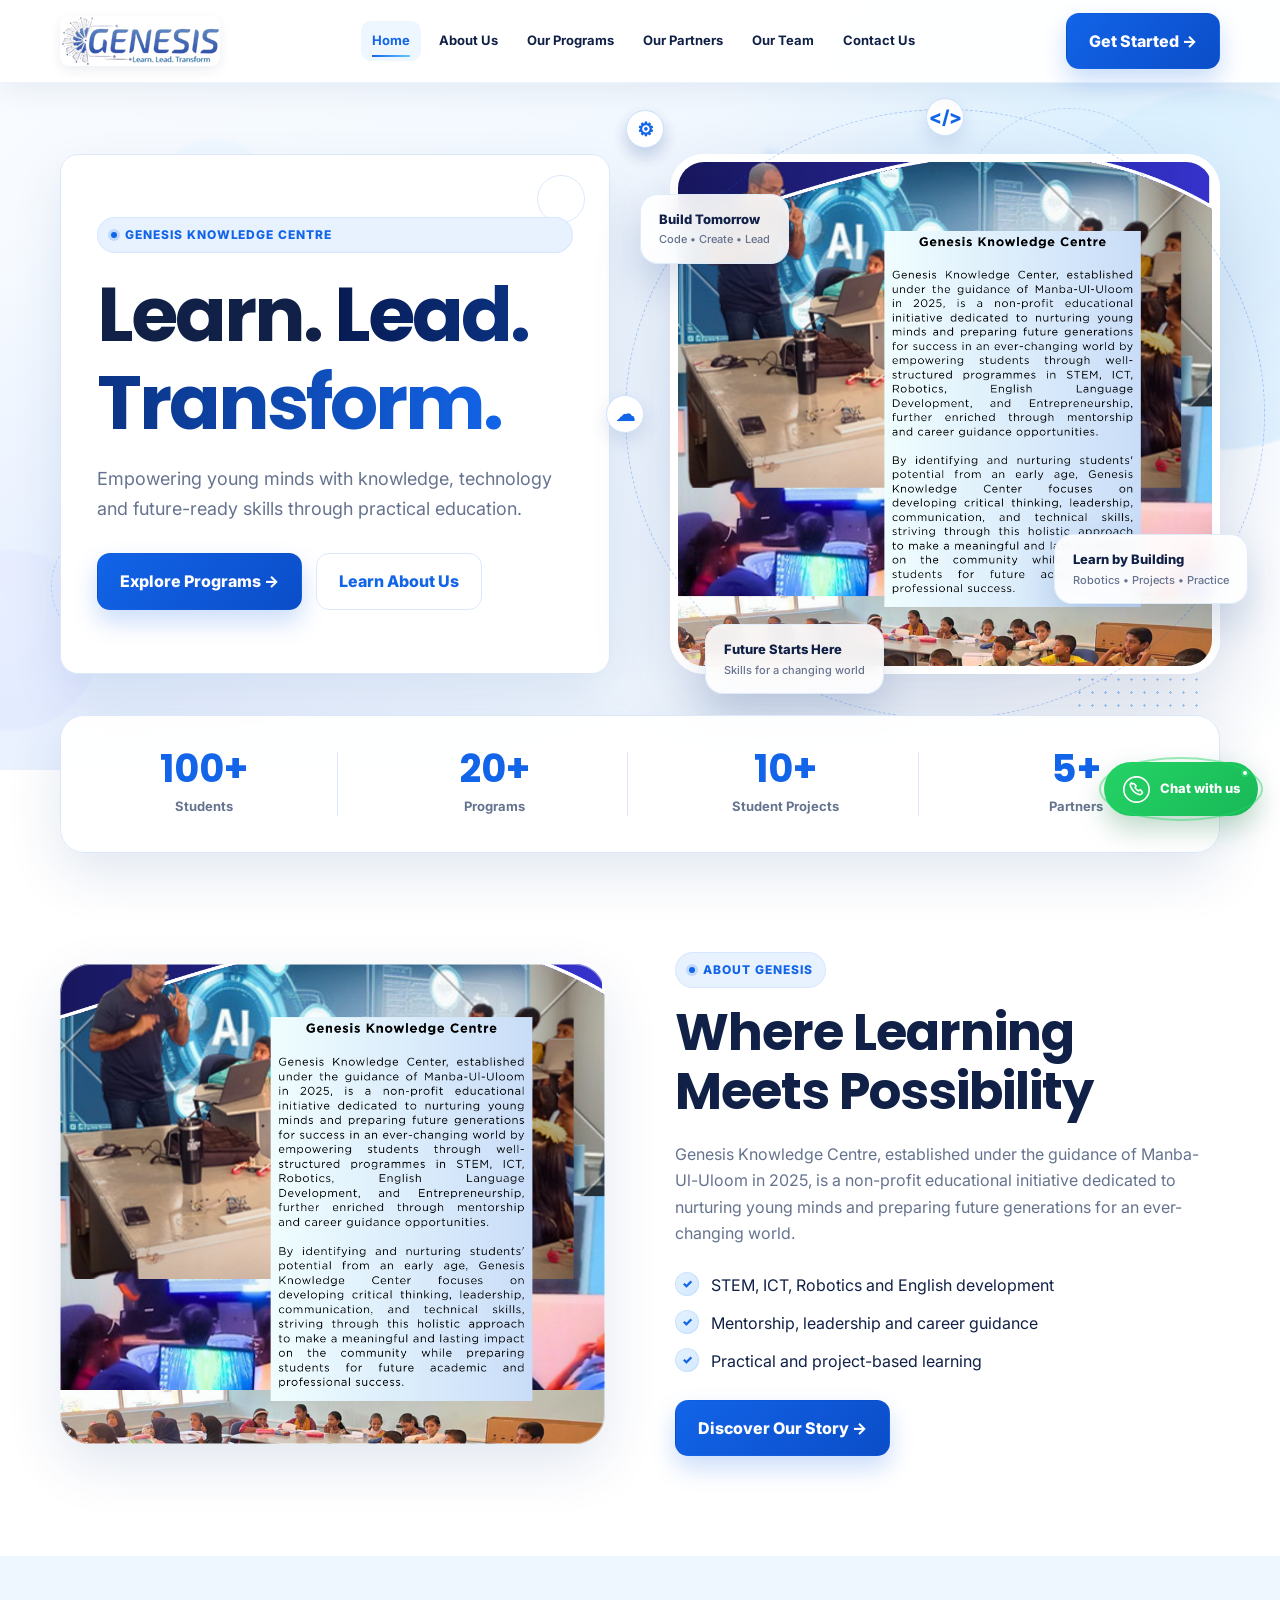
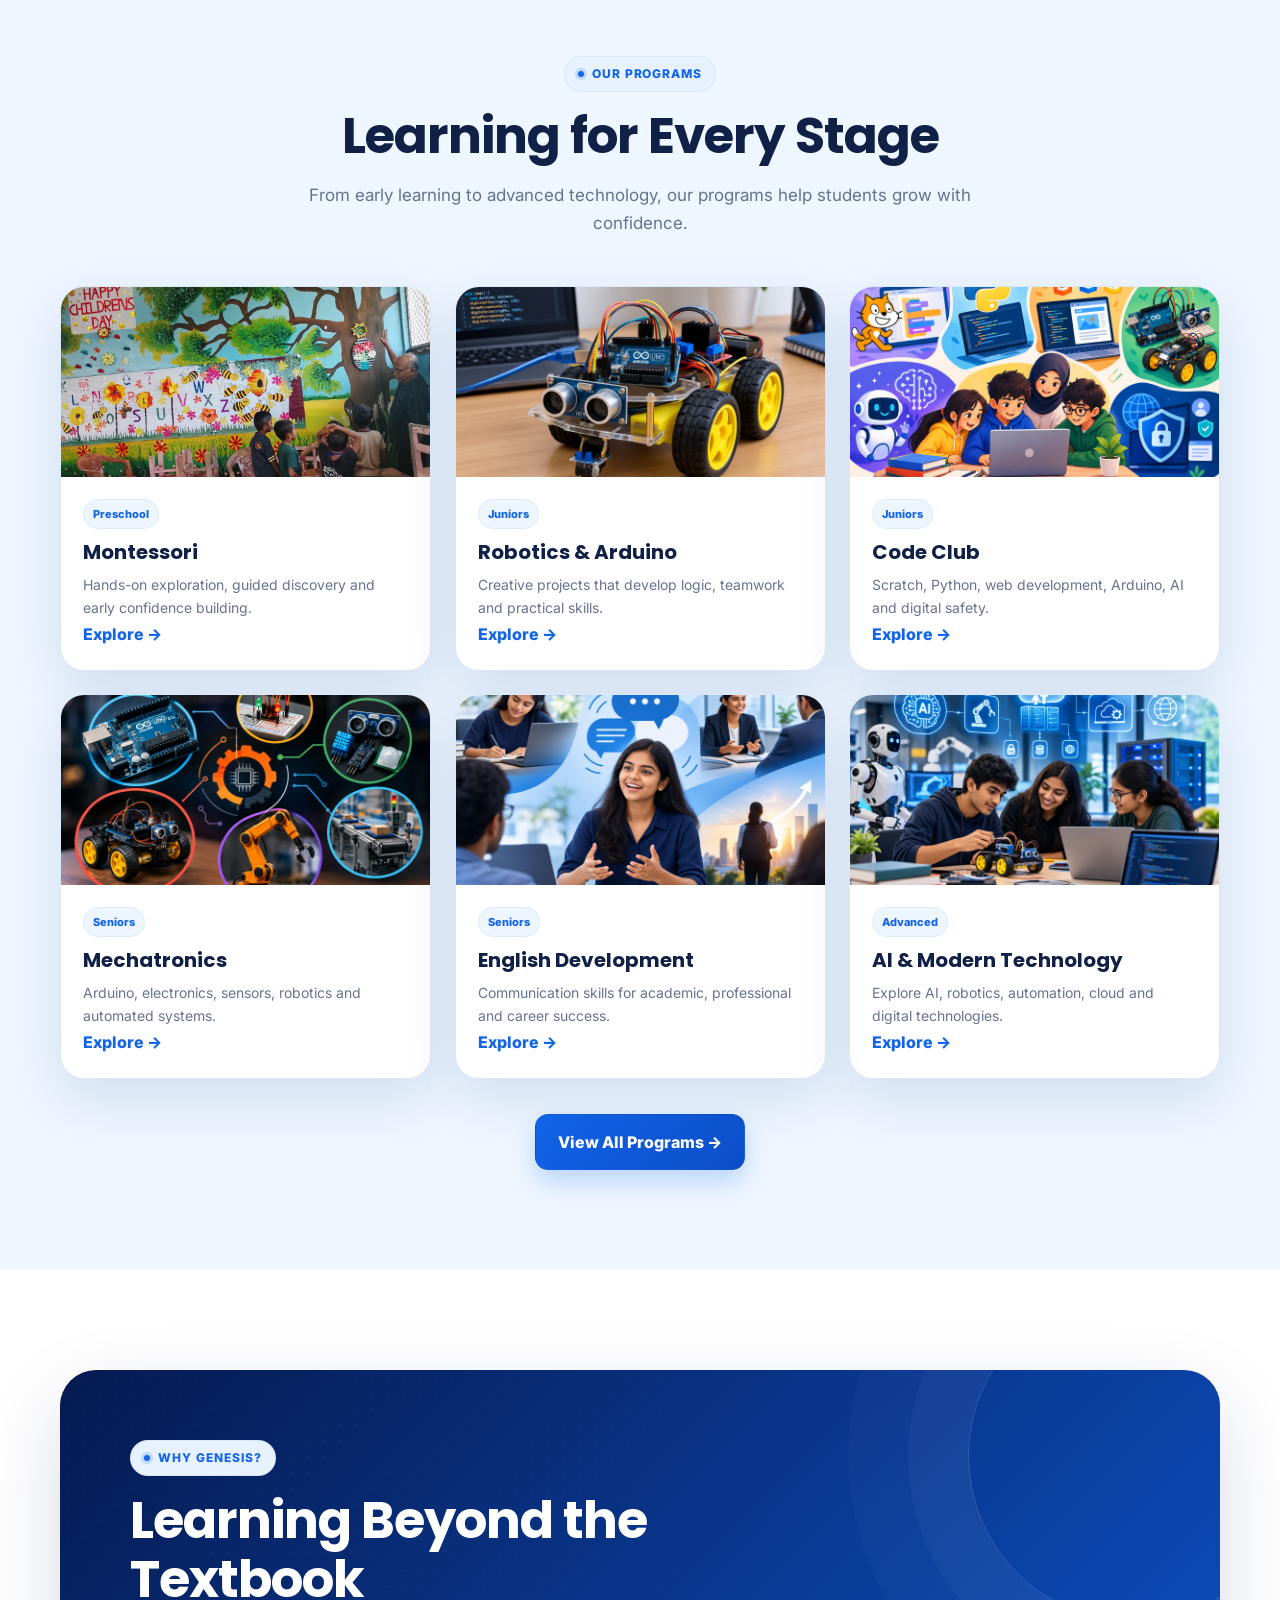
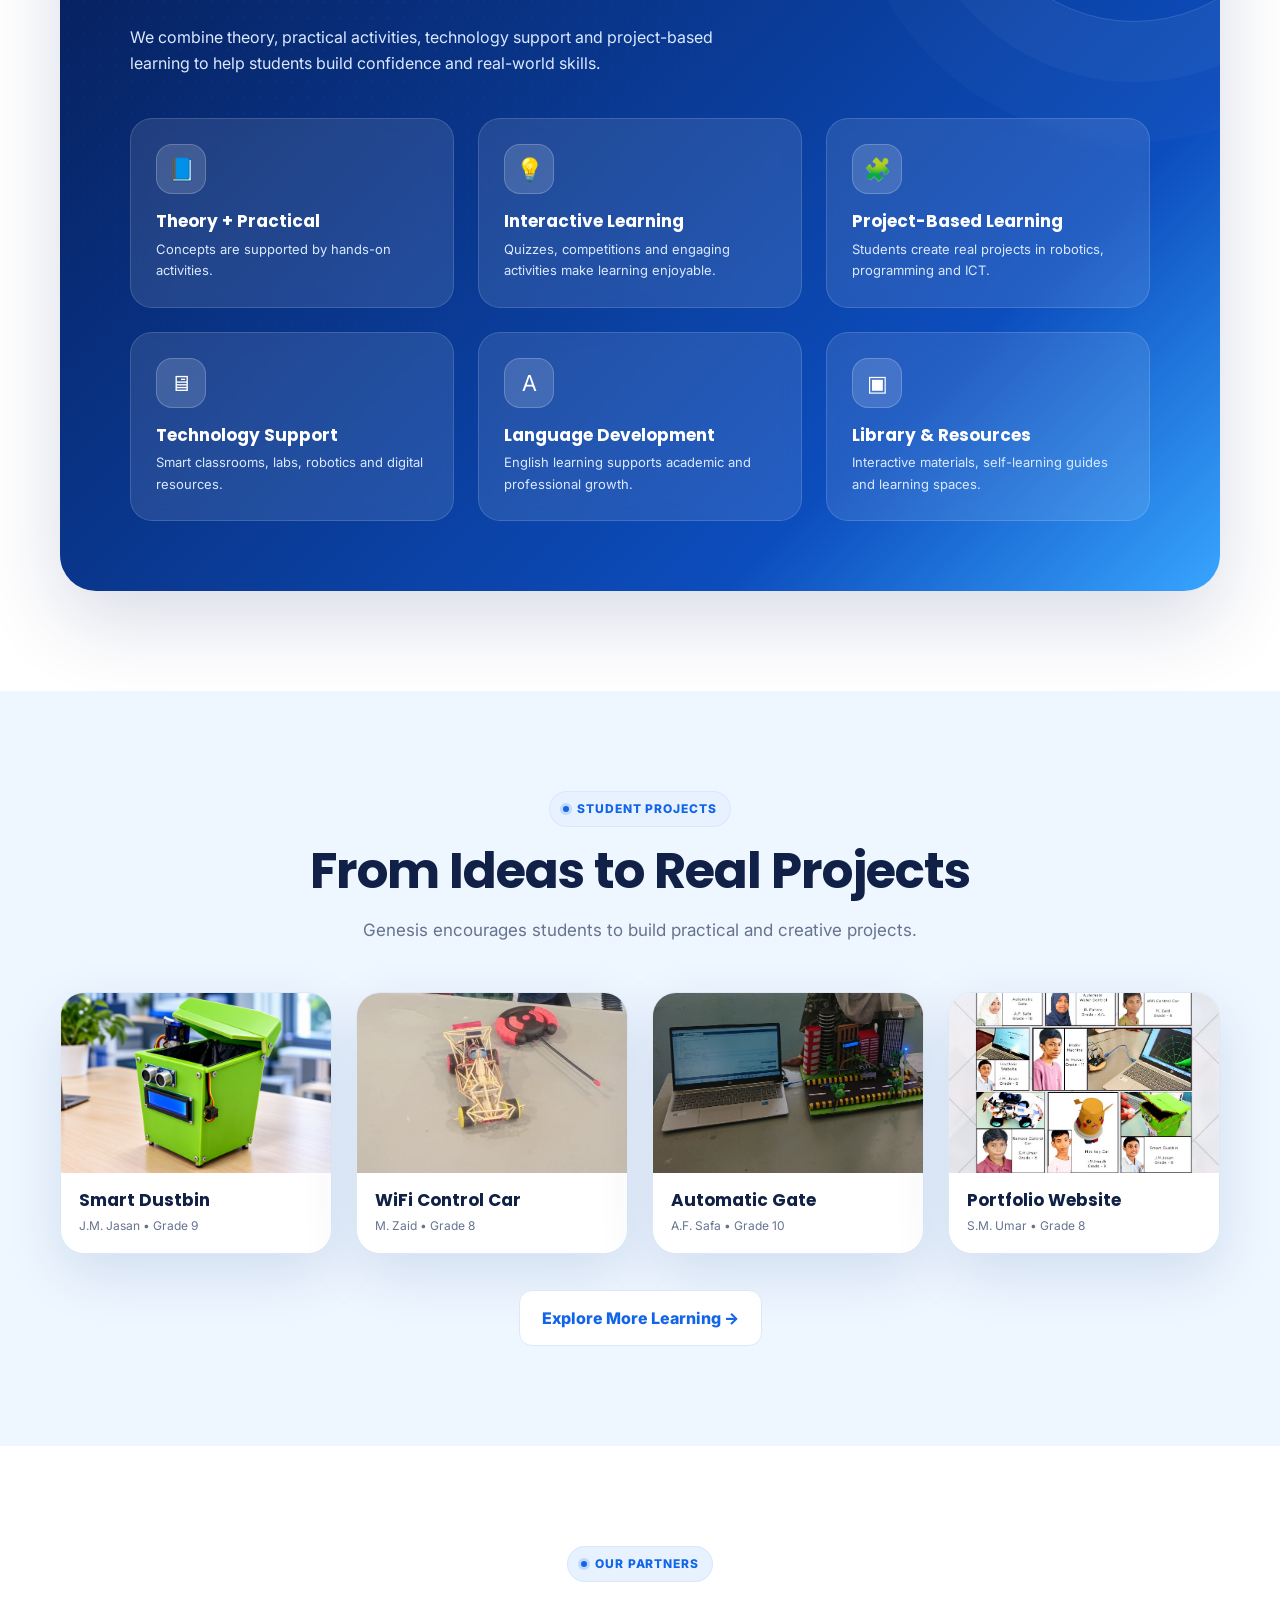
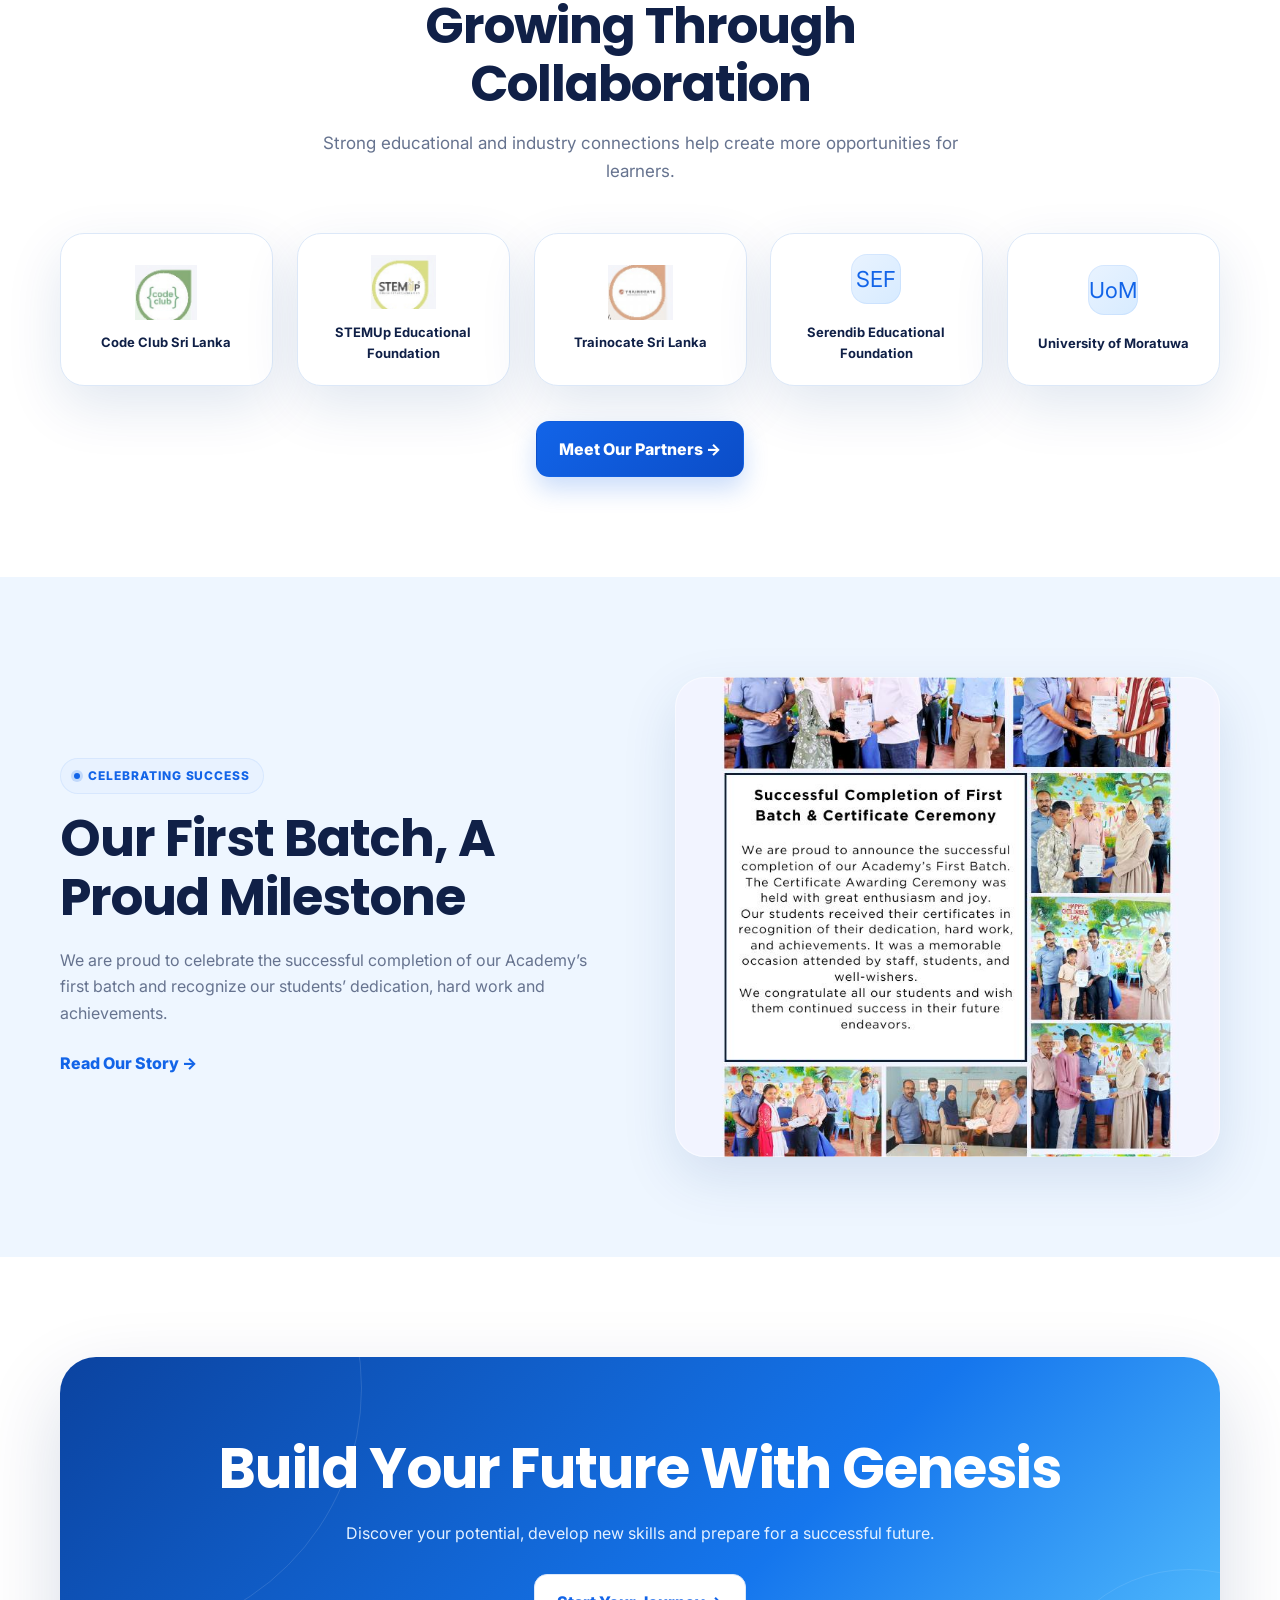
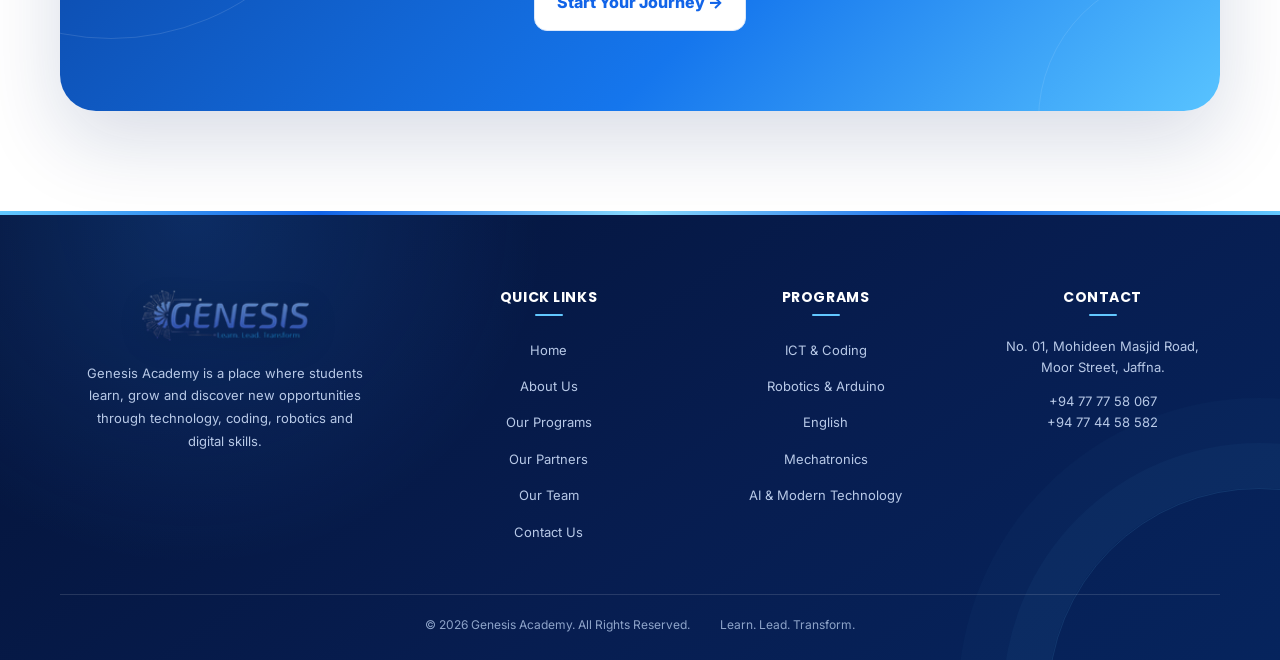
<file: index.html>
<!doctype html><html lang="en"><head><meta charset="utf-8"><meta name="viewport" content="width=device-width,initial-scale=1"><title>Genesis Academy | Learn. Lead. Transform.</title><link rel="stylesheet" href="styles.css?v=20260910"></head><body><div class="scroll-progress"></div><div class="nav-overlay"></div>
<div class="loader"><div class="loader-box"><img class="loader-logo" src="assets/images/genesis-logo.png" alt="Genesis Academy"><div class="loader-ring"></div></div></div>
<nav class="navbar"><div class="container nav-inner"><a class="brand" href="index.html"><img src="assets/images/genesis-logo.png" alt="Genesis Academy logo"></a><div class="nav-links"><a class="active" href="index.html">Home</a><a href="about.html">About Us</a><a href="programs.html">Our Programs</a><a href="partners.html">Our Partners</a><a href="team.html">Our Team</a><a href="contact.html">Contact Us</a></div><a class="btn btn-primary" href="contact.html">Get Started →</a><button class="menu-btn" aria-label="Open menu"><span></span><span></span><span></span></button></div></nav>
<section class="hero"><span class="blob b1"></span><span class="blob b2"></span><span class="blob b3"></span><span class="ring-deco r1"></span><span class="ring-deco r2"></span><span class="spark s1"></span><span class="spark s2"></span><span class="spark s3"></span><span class="dots"></span><div class="container hero-grid"><div class="reveal"><span class="eyebrow">Genesis Knowledge Centre</span><h1>Learn. <span class="gradient-text">Lead. Transform.</span></h1><p>Empowering young minds with knowledge, technology and future-ready skills through practical education.</p>
    <div class="hero-actions"><a class="btn btn-primary" href="programs.html">Explore Programs →</a><a class="btn btn-light" href="about.html">Learn About Us</a></div></div><div class="hero-visual reveal right"><img class="hero-main-img" src="assets/images/page2hi.png" alt="Genesis Academy learning environment"><div class="float-card fc1">Build Tomorrow<span>Code • Create • Lead</span></div><div class="float-card fc2">Learn by Building<span>Robotics • Projects • Practice</span></div><div class="float-card fc3">Future Starts Here<span>Skills for a changing world</span></div></div></div></section>
<section class="features"><div class="container"><div class="stats-card card reveal"><div class="grid feature-grid"><div class="stat"><strong data-target="100" data-suffix="+">0+</strong><span>Students</span></div><div class="stat"><strong data-target="20" data-suffix="+">0+</strong><span>Programs</span></div><div class="stat"><strong data-target="10" data-suffix="+">0+</strong><span>Student Projects</span></div><div class="stat"><strong data-target="5" data-suffix="+">0+</strong><span>Partners</span></div></div></div></div></section>
<section class="section"><div class="container split"><div class="split-img reveal left"><img src="assets/images/page2hi.png" alt="Students learning at Genesis"></div><div class="split-copy reveal right"><span class="eyebrow">About Genesis</span><h2>Where Learning Meets Possibility</h2><p>Genesis Knowledge Centre, established under the guidance of Manba-Ul-Uloom in 2025, is a non-profit educational initiative dedicated to nurturing young minds and preparing future generations for an ever-changing world.</p><div class="checks"><div class="check"><i>✓</i><span>STEM, ICT, Robotics and English development</span></div><div class="check"><i>✓</i><span>Mentorship, leadership and career guidance</span></div><div class="check"><i>✓</i><span>Practical and project-based learning</span></div></div><a class="btn btn-primary" href="about.html">Discover Our Story →</a></div></div></section>
<section class="section alt"><div class="container"><div class="section-head reveal"><span class="eyebrow">Our Programs</span><h2>Learning for Every Stage</h2><p>From early learning to advanced technology, our programs help students grow with confidence.</p></div><div class="grid program-grid"><article class="card program-card reveal"><div class="program-img"><img src="images/montessori.jpeg" alt="Genesis academic programs"></div><div class="program-body"><span class="tag">Preschool</span><h3>Montessori</h3><p>Hands-on exploration, guided discovery and early confidence building.</p><a class="text-link" href="programs.html">Explore →</a></div></article><article class="card program-card reveal delay-1"><div class="program-img"><img src="images/robotic_and_arduino.png" alt="Robotics learning"></div><div class="program-body"><span class="tag">Juniors</span><h3>Robotics & Arduino</h3><p>Creative projects that develop logic, teamwork and practical skills.</p><a class="text-link" href="programs.html">Explore →</a></div></article><article class="card program-card reveal delay-2"><div class="program-img"><img src="images/code club.png" alt="Code Club learning"></div><div class="program-body"><span class="tag">Juniors</span><h3>Code Club</h3><p>Scratch, Python, web development, Arduino, AI and digital safety.</p><a class="text-link" href="programs.html">Explore →</a></div></article><article class="card program-card reveal"><div class="program-img"><img src="images/mechatronics.png" alt="Mechatronics learning"></div><div class="program-body"><span class="tag">Seniors</span><h3>Mechatronics</h3><p>Arduino, electronics, sensors, robotics and automated systems.</p><a class="text-link" href="programs.html">Explore →</a></div></article><article class="card program-card reveal delay-1"><div class="program-img"><img src="images/english development.png" alt="English and coding learning"></div><div class="program-body"><span class="tag">Seniors</span><h3>English Development</h3><p>Communication skills for academic, professional and career success.</p><a class="text-link" href="programs.html">Explore →</a></div></article><article class="card program-card reveal delay-2"><div class="program-img"><img src="images/ai_and_modern_tech.png" alt="Modern technology courses"></div><div class="program-body"><span class="tag">Advanced</span><h3>AI & Modern Technology</h3><p>Explore AI, robotics, automation, cloud and digital technologies.</p><a class="text-link" href="programs.html">Explore →</a></div></article></div><div style="text-align:center;margin-top:35px" class="reveal"><a class="btn btn-primary" href="programs.html">View All Programs →</a></div></div></section>
<section class="section"><div class="container"><div class="why-wrap"><div class="why-head reveal"><span class="eyebrow">Why Genesis?</span><h2>Learning Beyond the Textbook</h2><p>We combine theory, practical activities, technology support and project-based learning to help students build confidence and real-world skills.</p></div><div class="grid why-grid"><article class="why-card reveal"><div class="icon">📘</div><h3>Theory + Practical</h3><p>Concepts are supported by hands-on activities.</p></article><article class="why-card reveal delay-1"><div class="icon">💡</div><h3>Interactive Learning</h3><p>Quizzes, competitions and engaging activities make learning enjoyable.</p></article><article class="why-card reveal delay-2"><div class="icon">🧩</div><h3>Project-Based Learning</h3><p>Students create real projects in robotics, programming and ICT.</p></article><article class="why-card reveal"><div class="icon">🖥</div><h3>Technology Support</h3><p>Smart classrooms, labs, robotics and digital resources.</p></article><article class="why-card reveal delay-1"><div class="icon">A</div><h3>Language Development</h3><p>English learning supports academic and professional growth.</p></article><article class="why-card reveal delay-2"><div class="icon">▣</div><h3>Library & Resources</h3><p>Interactive materials, self-learning guides and learning spaces.</p></article></div></div></div></section>
<section class="section alt"><div class="container"><div class="section-head reveal"><span class="eyebrow">Student Projects</span><h2>From Ideas to Real Projects</h2>
<p>Genesis encourages students to build practical and creative projects.</p>
</div><div class="grid project-grid"><article class="card project-card reveal"><img src="images/smart_dustbin.png" alt="Smart Dustbin and student projects"><div class="project-body"><h3>Smart Dustbin</h3><p>J.M. Jasan • Grade 9</p></div></article><article class="card project-card reveal delay-1"><img src="images/wifi_control car.jpeg" alt="WiFi Control Car"><div class="project-body"><h3>WiFi Control Car</h3><p>M. Zaid • Grade 8</p></div></article><article class="card project-card reveal delay-2"><img src="images/smart_gate.jpg" alt="Automatic Gate"><div class="project-body"><h3>Automatic Gate</h3><p>A.F. Safa • Grade 10</p></div></article><article class="card project-card reveal delay-3"><img src="assets/images/page27.jpg" alt="Portfolio Website"><div class="project-body"><h3>Portfolio Website</h3><p>S.M. Umar • Grade 8</p></div></article></div><div style="text-align:center;margin-top:35px" class="reveal"><a class="btn btn-light" href="programs.html">Explore More Learning →</a></div></div></section>
<section class="section"><div class="container"><div class="section-head reveal"><span class="eyebrow">Our Partners</span><h2>Growing Through Collaboration</h2><p>Strong educational and industry connections help create more opportunities for learners.</p></div><div class="grid partner-grid"><article class="card partner reveal"><img src="assets/images/logos/codeclub.png" alt="Code Club Sri Lanka logo"><strong>Code Club Sri Lanka</strong></article><article class="card partner reveal delay-1"><img src="assets/images/logos/stemup.png" alt="STEMUp logo"><strong>STEMUp Educational Foundation</strong></article><article class="card partner reveal delay-2"><img src="assets/images/logos/trainocate.png" alt="Trainocate logo"><strong>Trainocate Sri Lanka</strong></article><article class="card partner reveal delay-3"><div class="icon">SEF</div><strong>Serendib Educational Foundation</strong></article><article class="card partner reveal"><div class="icon">UoM</div><strong>University of Moratuwa</strong></article></div><div style="text-align:center;margin-top:35px"><a class="btn btn-primary" href="partners.html">Meet Our Partners →</a></div></div></section>
<section class="section alt"><div class="container split"><div class="split-copy reveal left"><span class="eyebrow">Celebrating Success</span><h2>Our First Batch, A Proud Milestone</h2><p>We are proud to celebrate the successful completion of our Academy’s first batch and recognize our students’ dedication, hard work and achievements.</p><a class="text-link" href="about.html">Read Our Story →</a></div><div class="split-img reveal right"><img src="assets/images/page21.jpg" alt="Certificate ceremony 2026"></div></div></section>
<section class="section"><div class="container"><div class="cta reveal"><h2>Build Your Future With Genesis</h2><p>Discover your potential, develop new skills and prepare for a successful future.</p><a class="btn btn-light" href="contact.html">Start Your Journey →</a></div></div></section>
<footer class="footer"><div class="container footer-grid"><div><img src="assets/images/genesis-logo.png" alt="Genesis Academy"><p>Genesis Knowledge Centre is a place where students learn, grow and discover new opportunities through technology, coding, robotics and digital skills.</p></div><div><h4>Quick Links</h4><ul><li><a href="index.html">Home</a></li><li><a href="about.html">About Us</a></li><li><a href="programs.html">Our Programs</a></li><li><a href="partners.html">Our Partners</a></li><li><a href="team.html">Our Team</a></li><li><a href="contact.html">Contact Us</a></li></ul></div><div><h4>Programs</h4><ul><li><a href="programs.html">ICT & Coding</a></li><li><a href="programs.html">Robotics & Arduino</a></li><li><a href="programs.html">English</a></li><li><a href="programs.html">Mechatronics</a></li><li><a href="programs.html">AI & Modern Technology</a></li></ul></div><div><h4>Contact</h4><p>No. 01, Mohideen Masjid Road,<br>Moor Street, Jaffna.</p><p style="margin-top:12px">+94 77 77 58 067<br>+94 77 44 58 582</p></div></div><div class="container footer-bottom"><span>© 2026 Genesis Knowledge centre. All Rights Reserved.</span></div></footer>
<button class="back-to-top" aria-label="Back to top">↑</button><script src="script.js?v=20260910"></script></body></html>
</file>
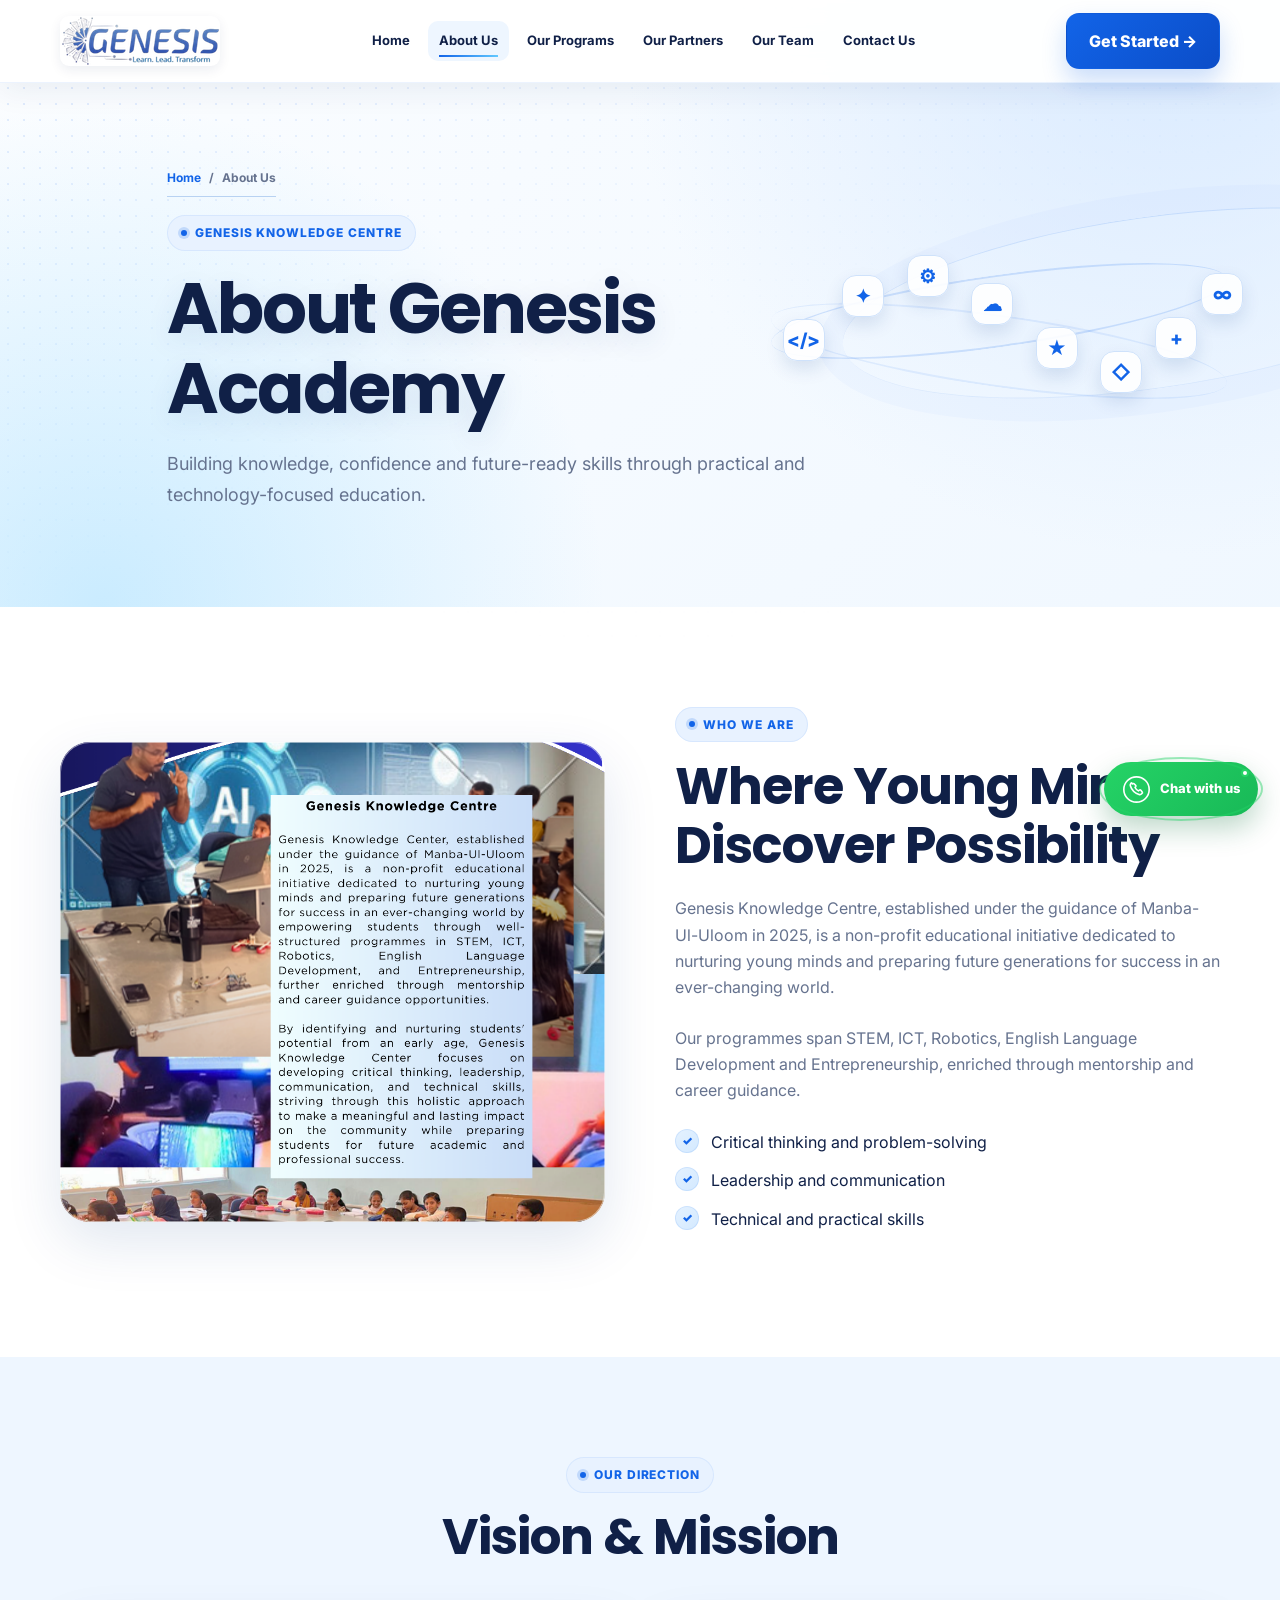
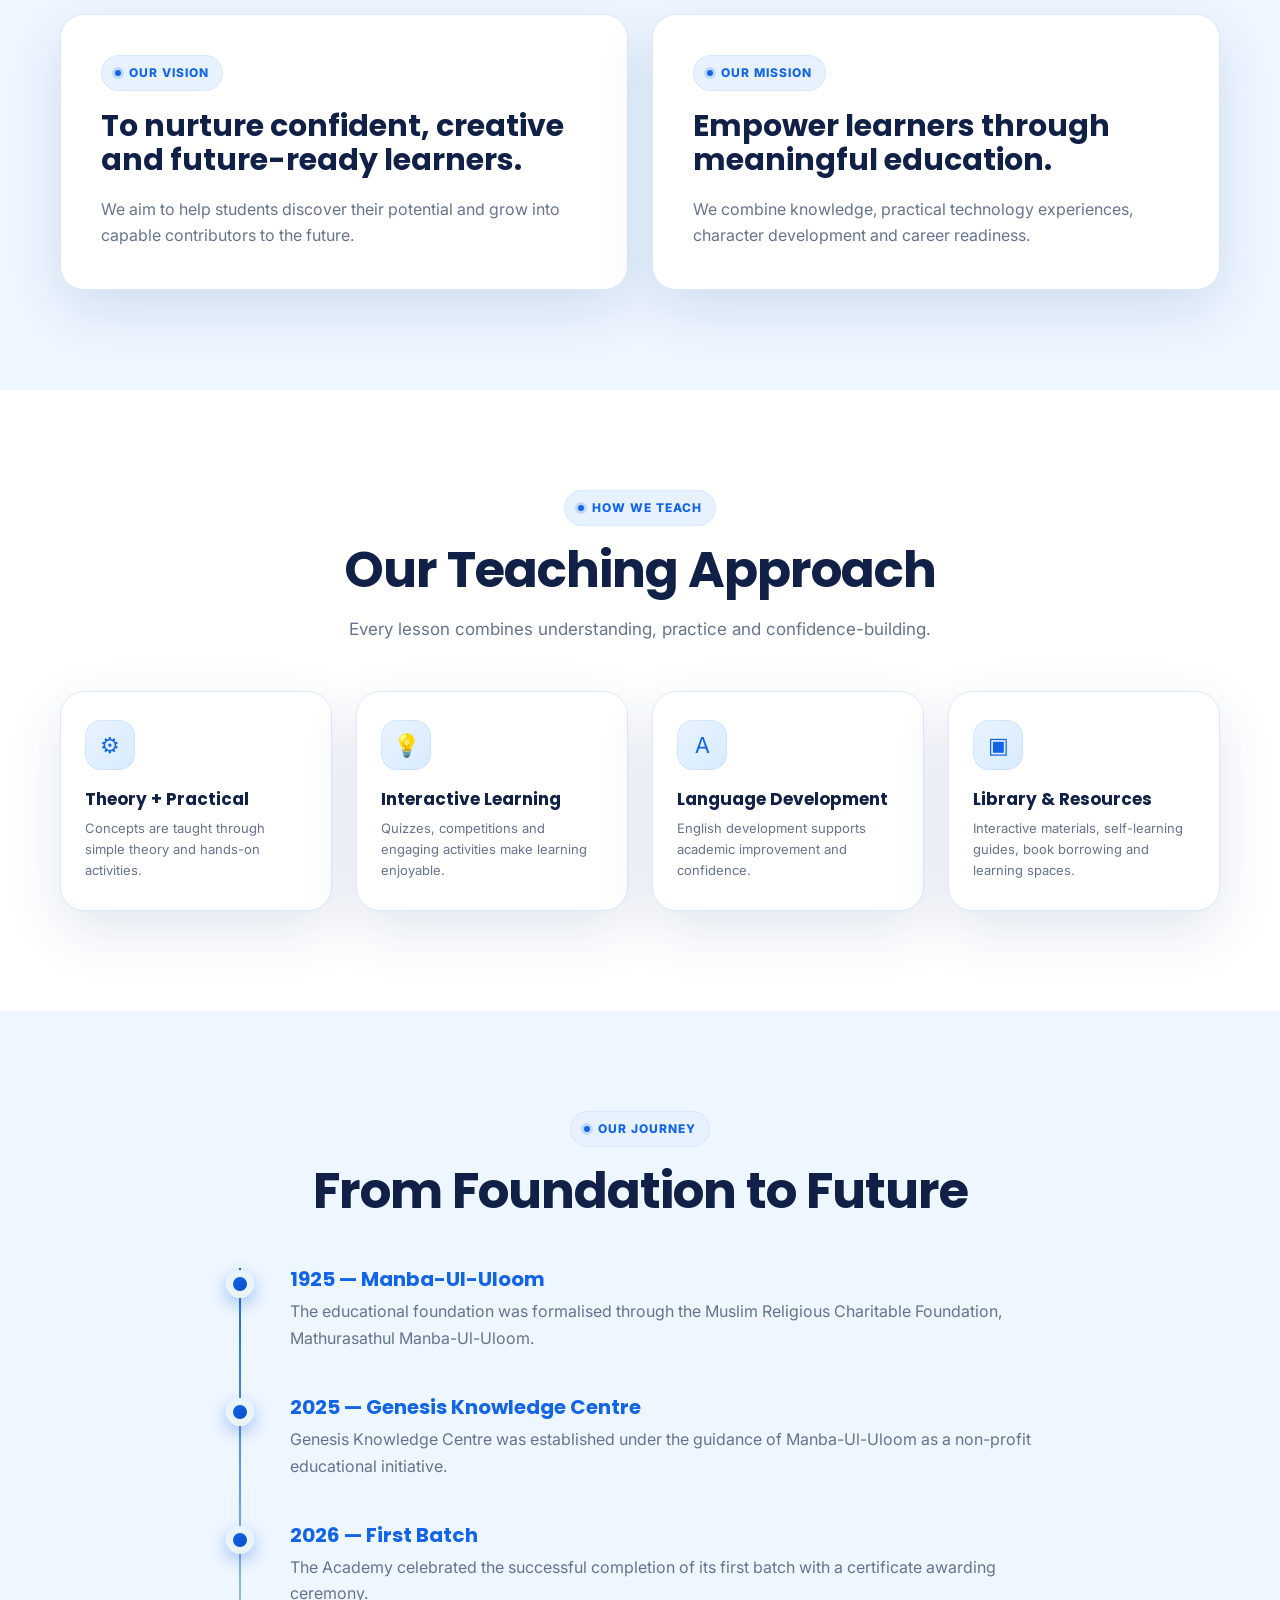
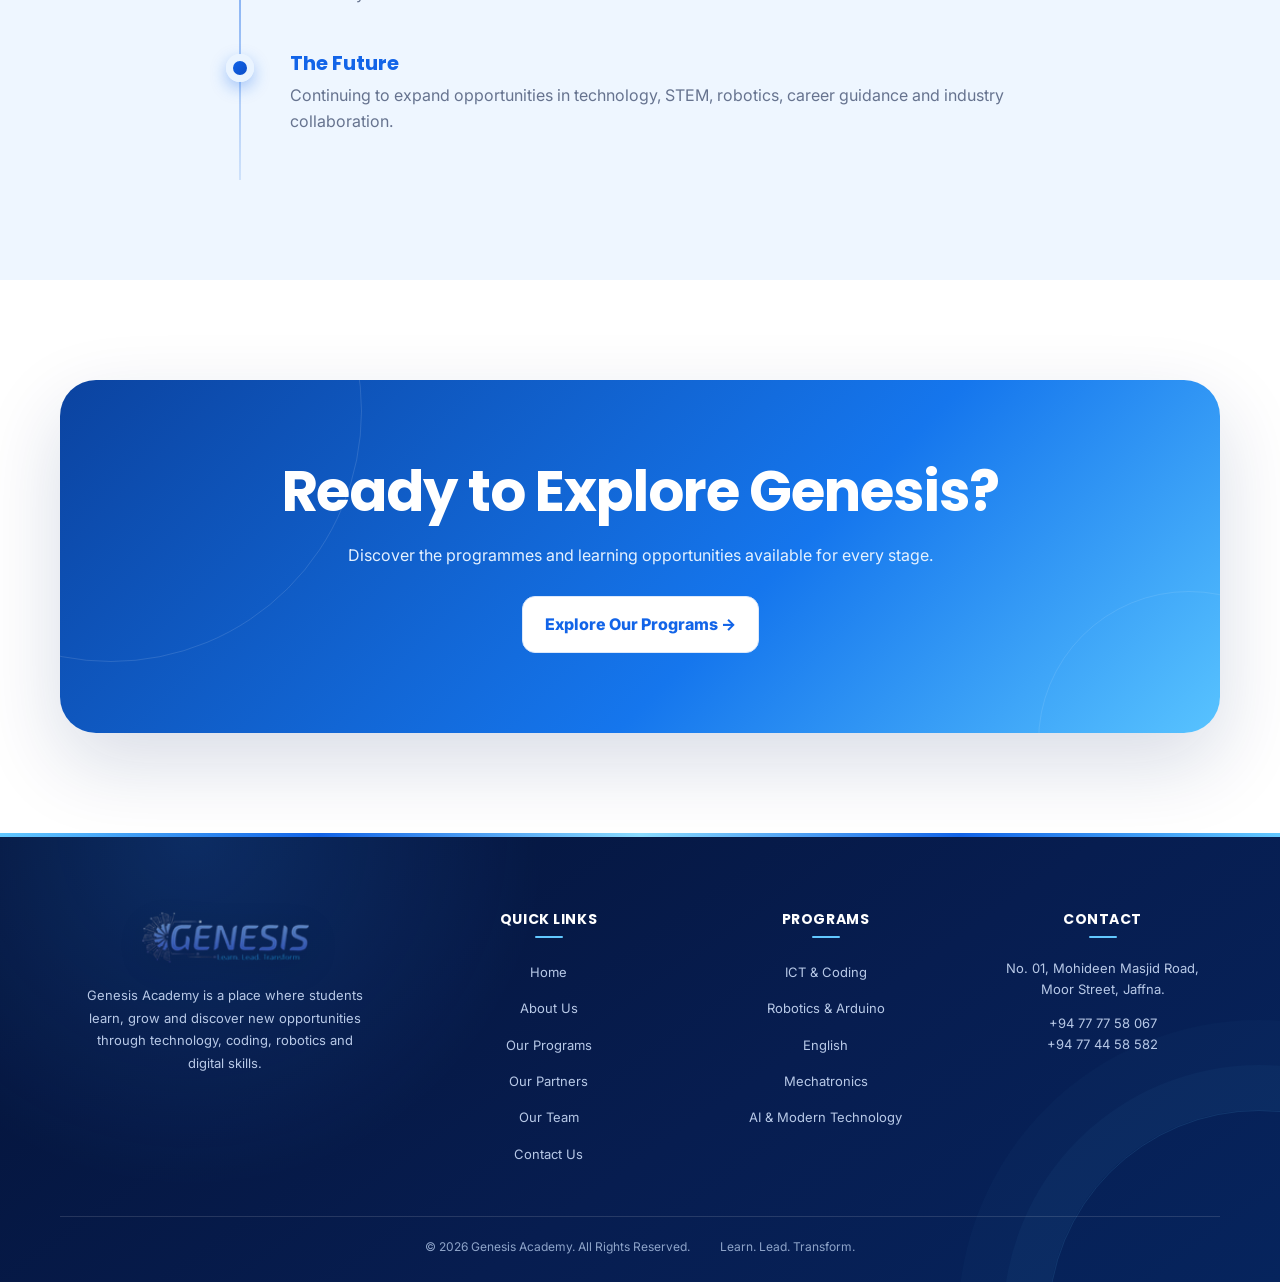
<file: about.html>
<!doctype html><html lang="en"><head><meta charset="utf-8"><meta name="viewport" content="width=device-width,initial-scale=1"><title>About Us | Genesis Academy</title><link rel="stylesheet" href="styles.css?v=20260910"></head><body class="dark-hero"><div class="scroll-progress"></div><div class="nav-overlay"></div><nav class="navbar"><div class="container nav-inner"><a class="brand" href="index.html"><img src="assets/images/genesis-logo.png" alt="Genesis Academy"></a><div class="nav-links"><a href="index.html">Home</a><a class="active" href="about.html">About Us</a><a href="programs.html">Our Programs</a><a href="partners.html">Our Partners</a><a href="team.html">Our Team</a><a href="contact.html">Contact Us</a></div><a class="btn btn-primary" href="contact.html">Get Started →</a><button class="menu-btn" aria-label="Open menu"><span></span><span></span><span></span></button></div></nav>
<header class="page-hero"><div class="container reveal"><nav class="crumb" aria-label="Breadcrumb"><a href="index.html">Home</a><span>/</span><span>About Us</span></nav><span class="eyebrow">Genesis Knowledge Centre</span><h1>About Genesis Academy</h1><p>Building knowledge, confidence and future-ready skills through practical and technology-focused education.</p></div></header>
<section class="section"><div class="container split"><div class="split-img reveal left"><img src="assets/images/page2hi.png" alt="Genesis Knowledge Centre"></div><div class="split-copy reveal right"><span class="eyebrow">Who We Are</span><h2>Where Young Minds Discover Possibility</h2><p>Genesis Knowledge Centre, established under the guidance of Manba-Ul-Uloom in 2025, is a non-profit educational initiative dedicated to nurturing young minds and preparing future generations for success in an ever-changing world.</p><p>Our programmes span STEM, ICT, Robotics, English Language Development and Entrepreneurship, enriched through mentorship and career guidance.</p><div class="checks"><div class="check"><i>✓</i><span>Critical thinking and problem-solving</span></div><div class="check"><i>✓</i><span>Leadership and communication</span></div><div class="check"><i>✓</i><span>Technical and practical skills</span></div></div></div></div></section>
<section class="section alt"><div class="container"><div class="section-head reveal"><span class="eyebrow">Our Direction</span><h2>Vision & Mission</h2></div><div class="grid vision-grid"><article class="card vision-card reveal"><span class="eyebrow">Our Vision</span><h3>To nurture confident, creative and future-ready learners.</h3><p>We aim to help students discover their potential and grow into capable contributors to the future.</p></article><article class="card vision-card reveal delay-1"><span class="eyebrow">Our Mission</span><h3>Empower learners through meaningful education.</h3><p>We combine knowledge, practical technology experiences, character development and career readiness.</p></article></div></div></section>
<section class="section"><div class="container"><div class="section-head reveal"><span class="eyebrow">How We Teach</span><h2>Our Teaching Approach</h2><p>Every lesson combines understanding, practice and confidence-building.</p></div><div class="grid teaching-grid"><article class="card teaching-card reveal"><div class="icon">⚙</div><h3>Theory + Practical</h3><p>Concepts are taught through simple theory and hands-on activities.</p></article><article class="card teaching-card reveal delay-1"><div class="icon">💡</div><h3>Interactive Learning</h3><p>Quizzes, competitions and engaging activities make learning enjoyable.</p></article><article class="card teaching-card reveal delay-2"><div class="icon">A</div><h3>Language Development</h3><p>English development supports academic improvement and confidence.</p></article><article class="card teaching-card reveal delay-3"><div class="icon">▣</div><h3>Library & Resources</h3><p>Interactive materials, self-learning guides, book borrowing and learning spaces.</p></article></div></div></section>
<section class="section alt"><div class="container"><div class="section-head reveal"><span class="eyebrow">Our Journey</span><h2>From Foundation to Future</h2></div><div class="timeline"><div class="timeline-item reveal"><span class="timeline-dot"></span><h3>1925 — Manba-Ul-Uloom</h3><p>The educational foundation was formalised through the Muslim Religious Charitable Foundation, Mathurasathul Manba-Ul-Uloom.</p></div><div class="timeline-item reveal"><span class="timeline-dot"></span><h3>2025 — Genesis Knowledge Centre</h3><p>Genesis Knowledge Centre was established under the guidance of Manba-Ul-Uloom as a non-profit educational initiative.</p></div><div class="timeline-item reveal"><span class="timeline-dot"></span><h3>2026 — First Batch</h3><p>The Academy celebrated the successful completion of its first batch with a certificate awarding ceremony.</p></div><div class="timeline-item reveal"><span class="timeline-dot"></span><h3>The Future</h3><p>Continuing to expand opportunities in technology, STEM, robotics, career guidance and industry collaboration.</p></div></div></div></section>
<section class="section"><div class="container"><div class="cta reveal"><h2>Ready to Explore Genesis?</h2><p>Discover the programmes and learning opportunities available for every stage.</p><a class="btn btn-light" href="programs.html">Explore Our Programs →</a></div></div></section>
<footer class="footer"><div class="container footer-grid"><div><img src="assets/images/genesis-logo.png" alt="Genesis Academy"><p>Learn. Lead. Transform.</p></div><div><h4>Quick Links</h4><ul><li><a href="index.html">Home</a></li><li><a href="about.html">About Us</a></li><li><a href="programs.html">Our Programs</a></li><li><a href="partners.html">Our Partners</a></li></ul></div><div><h4>Explore</h4><ul><li><a href="team.html">Our Team</a></li><li><a href="contact.html">Contact Us</a></li></ul></div><div><h4>Contact</h4><p>No. 01, Mohideen Masjid Road,<br>Moor Street, Jaffna.</p><p style="margin-top:12px">+94 77 77 58 067<br>+94 77 44 58 582</p></div></div><div class="container footer-bottom"><span>© 2026 Genesis Academy</span><span>Learn. Lead. Transform.</span></div></footer><button class="back-to-top" aria-label="Back to top">↑</button><script src="script.js?v=20260910"></script></body></html>
</file>
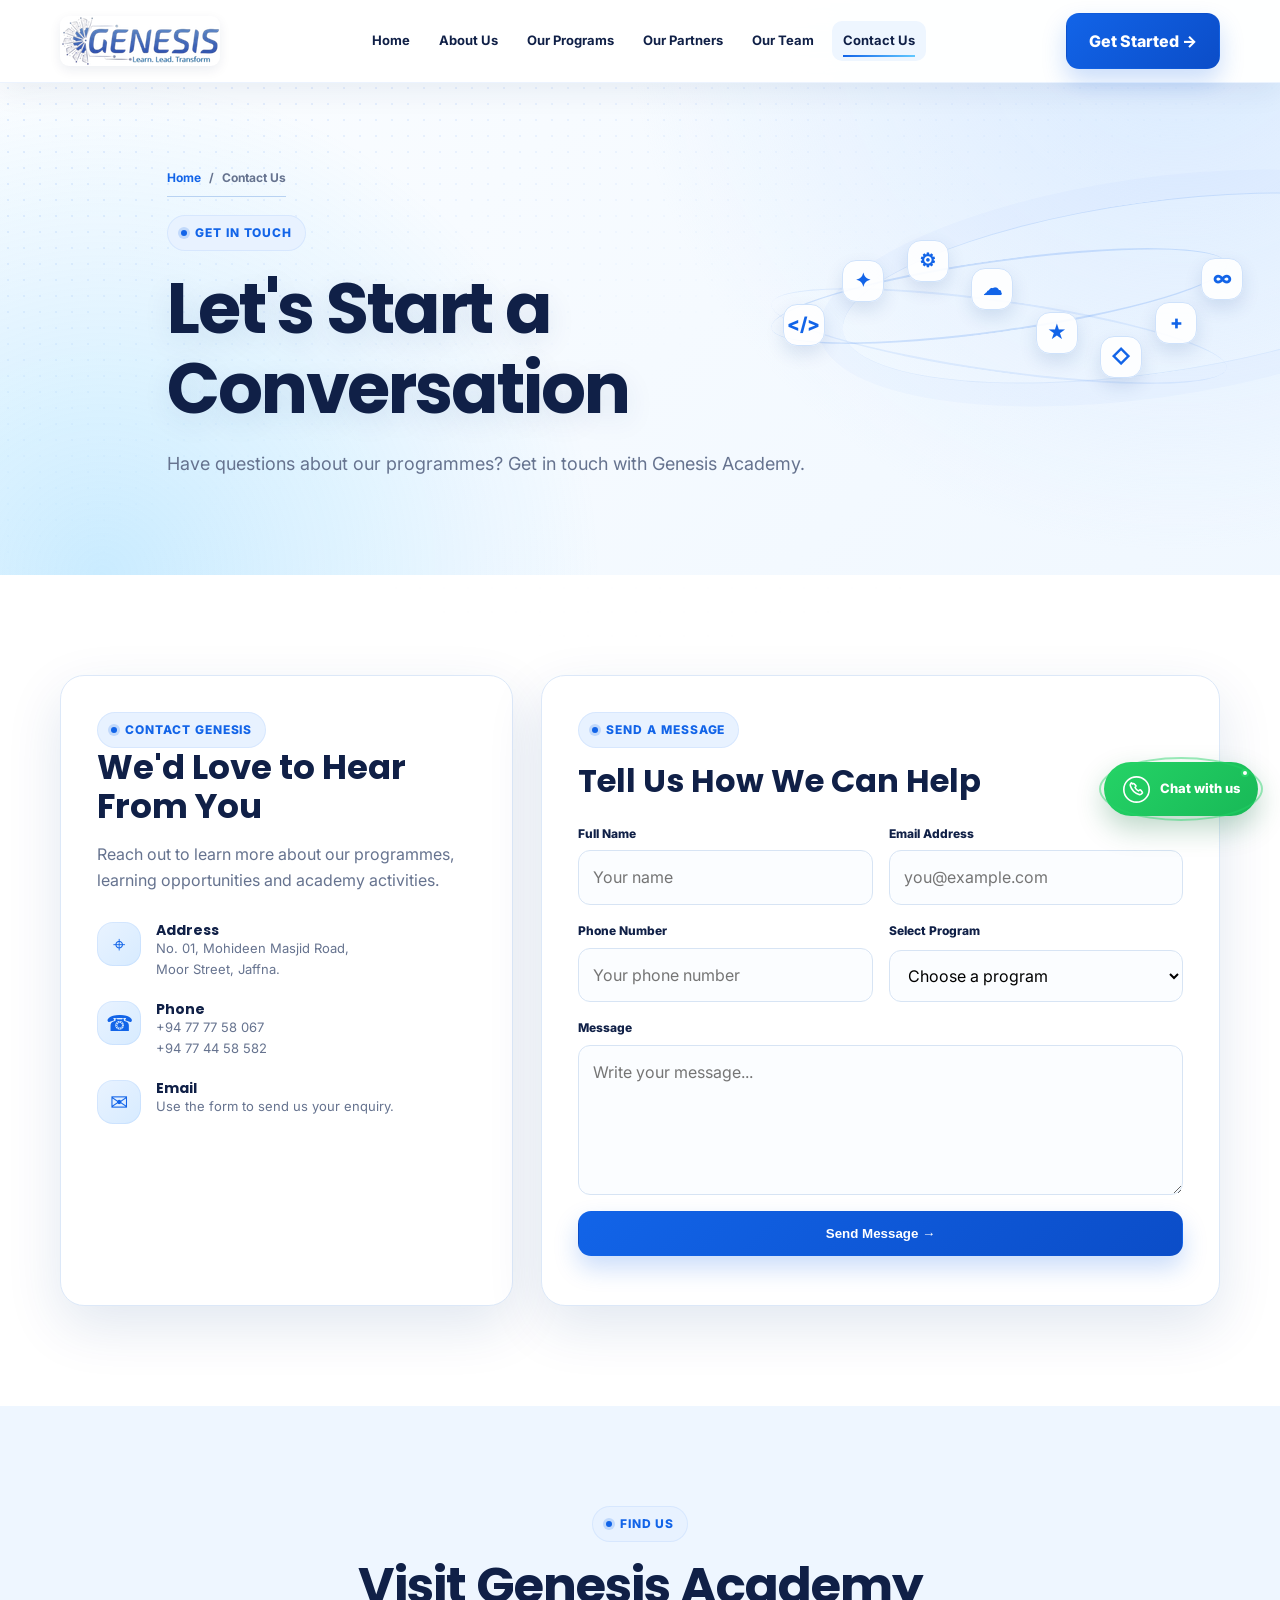
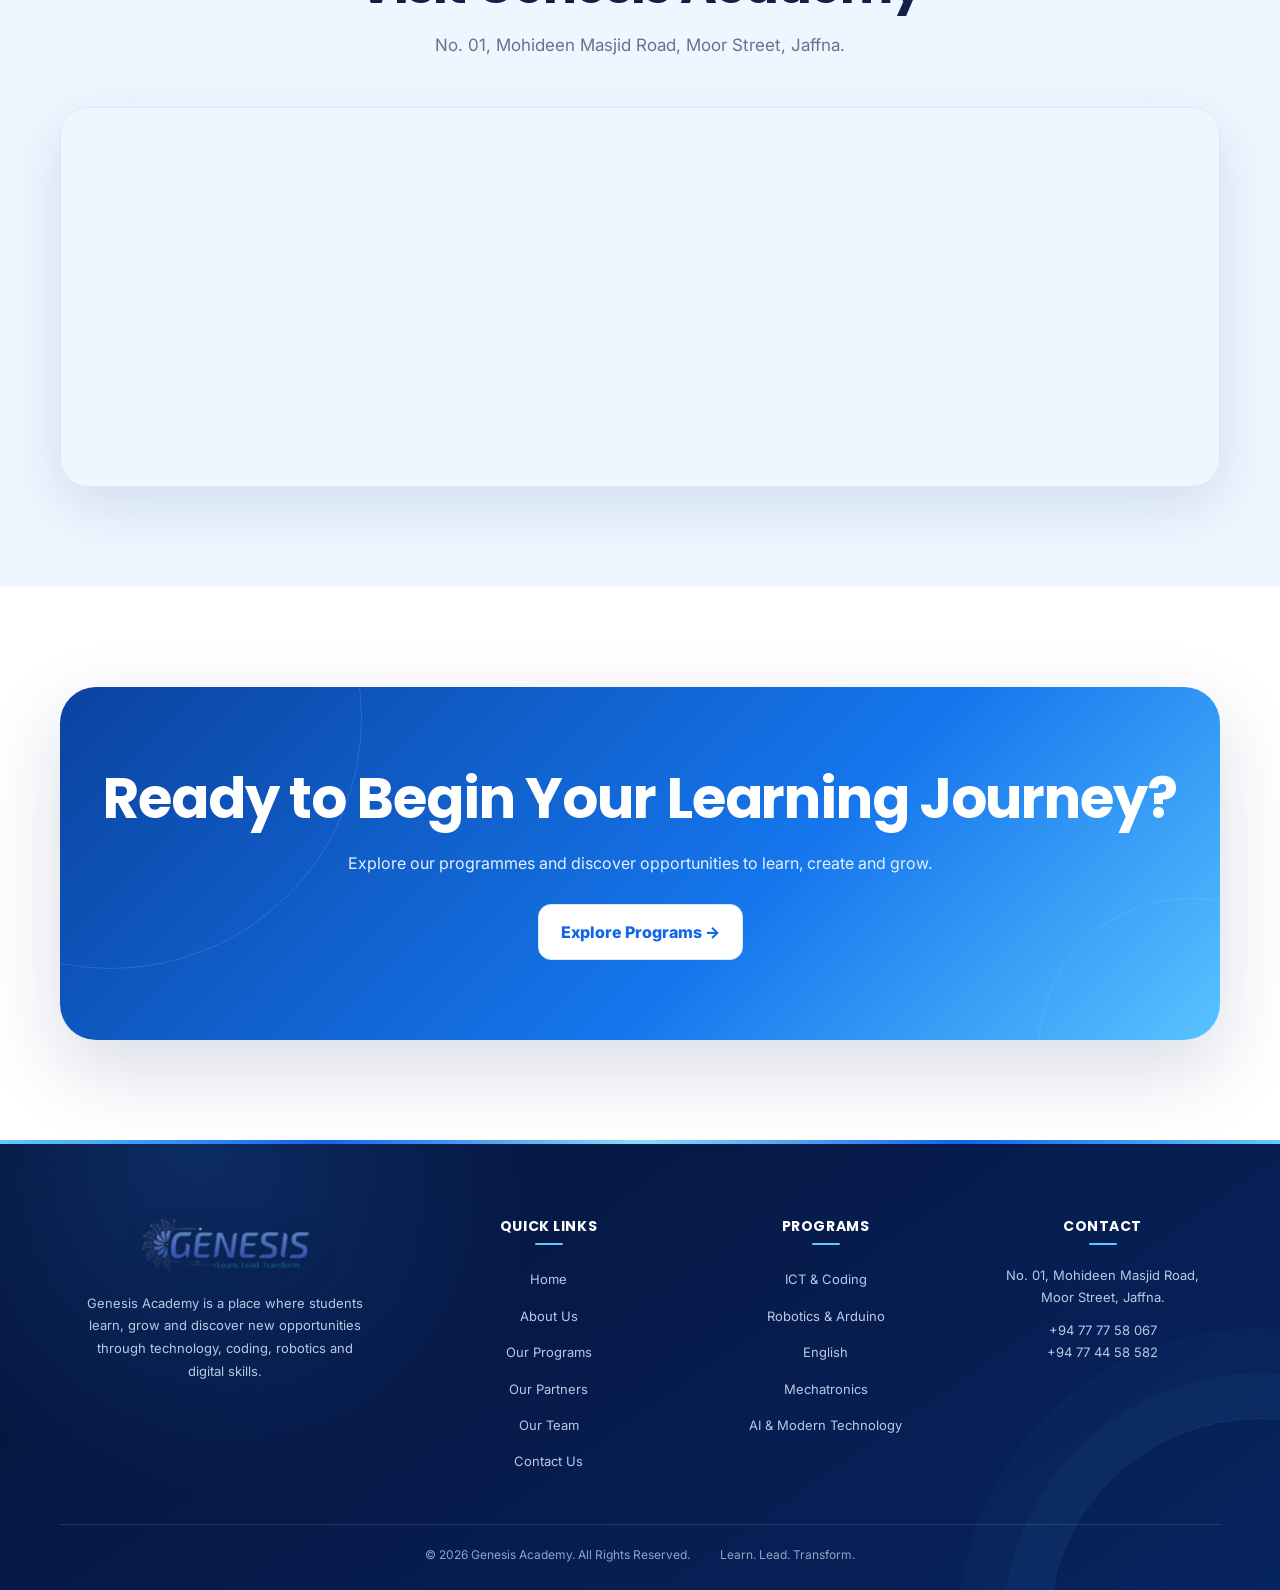
<file: contact.html>
<!doctype html><html lang="en"><head><meta charset="utf-8"><meta name="viewport" content="width=device-width,initial-scale=1"><title>Contact Us | Genesis Academy</title><link rel="stylesheet" href="styles.css?v=20260910"></head><body class="dark-hero"><div class="scroll-progress"></div><div class="nav-overlay"></div><nav class="navbar"><div class="container nav-inner"><a class="brand" href="index.html"><img src="assets/images/genesis-logo.png" alt="Genesis Academy"></a><div class="nav-links"><a href="index.html">Home</a><a href="about.html">About Us</a><a href="programs.html">Our Programs</a><a href="partners.html">Our Partners</a><a href="team.html">Our Team</a><a class="active" href="contact.html">Contact Us</a></div><a class="btn btn-primary" href="contact.html">Get Started →</a><button class="menu-btn" aria-label="Open menu"><span></span><span></span><span></span></button></div></nav><header class="page-hero"><div class="container reveal"><nav class="crumb" aria-label="Breadcrumb"><a href="index.html">Home</a><span>/</span><span>Contact Us</span></nav><span class="eyebrow">Get In Touch</span><h1>Let's Start a Conversation</h1><p>Have questions about our programmes? Get in touch with Genesis Academy.</p></div></header><section class="section"><div class="container contact-grid"><article class="card contact-info reveal left"><span class="eyebrow">Contact Genesis</span><h2>We'd Love to Hear From You</h2><p>Reach out to learn more about our programmes, learning opportunities and academy activities.</p><div class="contact-item"><div class="icon">⌖</div><div><h4>Address</h4><p>No. 01, Mohideen Masjid Road,<br>Moor Street, Jaffna.</p></div></div><div class="contact-item"><div class="icon">☎</div><div><h4>Phone</h4><p>+94 77 77 58 067<br>+94 77 44 58 582</p></div></div><div class="contact-item"><div class="icon">✉</div><div><h4>Email</h4><p>Use the form to send us your enquiry.</p></div></div></article><article class="card form-card reveal right"><span class="eyebrow">Send a Message</span><h2 style="font-size:32px;margin:15px 0 24px">Tell Us How We Can Help</h2><form id="contactForm"><div class="form-grid"><div class="field"><label>Full Name</label><input required type="text" placeholder="Your name"></div><div class="field"><label>Email Address</label><input required type="email" placeholder="you@example.com"></div><div class="field"><label>Phone Number</label><input type="tel" placeholder="Your phone number"></div><div class="field"><label>Select Program</label><select><option value="">Choose a program</option><option>Montessori</option><option>ICT & Coding</option><option>Robotics & Arduino</option><option>English</option><option>Mechatronics</option><option>AI & Modern Technology</option><option>Career Guidance</option></select></div><div class="field full"><label>Message</label><textarea required placeholder="Write your message..."></textarea></div><div class="field full"><button class="btn btn-primary" type="submit">Send Message →</button><p id="formStatus" style="font-size:12px;margin-top:6px"></p></div></div></form></article></div></section><section class="section alt"><div class="container"><div class="section-head reveal"><span class="eyebrow">Find Us</span><h2>Visit Genesis Academy</h2><p>No. 01, Mohideen Masjid Road, Moor Street, Jaffna.</p></div><div class="map-box reveal"><iframe loading="lazy" src="https://www.google.com/maps?q=No.%2001%2C%20Mohideen%20Masjid%20Road%2C%20Moor%20Street%2C%20Jaffna&output=embed" title="Genesis Academy location"></iframe></div></div></section><section class="section"><div class="container"><div class="cta reveal"><h2>Ready to Begin Your Learning Journey?</h2><p>Explore our programmes and discover opportunities to learn, create and grow.</p><a class="btn btn-light" href="programs.html">Explore Programs →</a></div></div></section><footer class="footer"><div class="container footer-grid"><div><img src="assets/images/genesis-logo.png" alt="Genesis Academy"><p>Learn. Lead. Transform.</p></div><div><h4>Quick Links</h4><ul><li><a href="index.html">Home</a></li><li><a href="about.html">About Us</a></li><li><a href="programs.html">Our Programs</a></li></ul></div><div><h4>Academy</h4><ul><li><a href="partners.html">Our Partners</a></li><li><a href="team.html">Our Team</a></li><li><a href="contact.html">Contact Us</a></li></ul></div><div><h4>Contact</h4><p>No. 01, Mohideen Masjid Road,<br>Moor Street, Jaffna.</p><p style="margin-top:12px">+94 77 77 58 067<br>+94 77 44 58 582</p></div></div><div class="container footer-bottom"><span>© 2026 Genesis Academy</span><span>Learn. Lead. Transform.</span></div></footer><button class="back-to-top" aria-label="Back to top">↑</button><script src="script.js?v=20260910"></script></body></html>
</file>
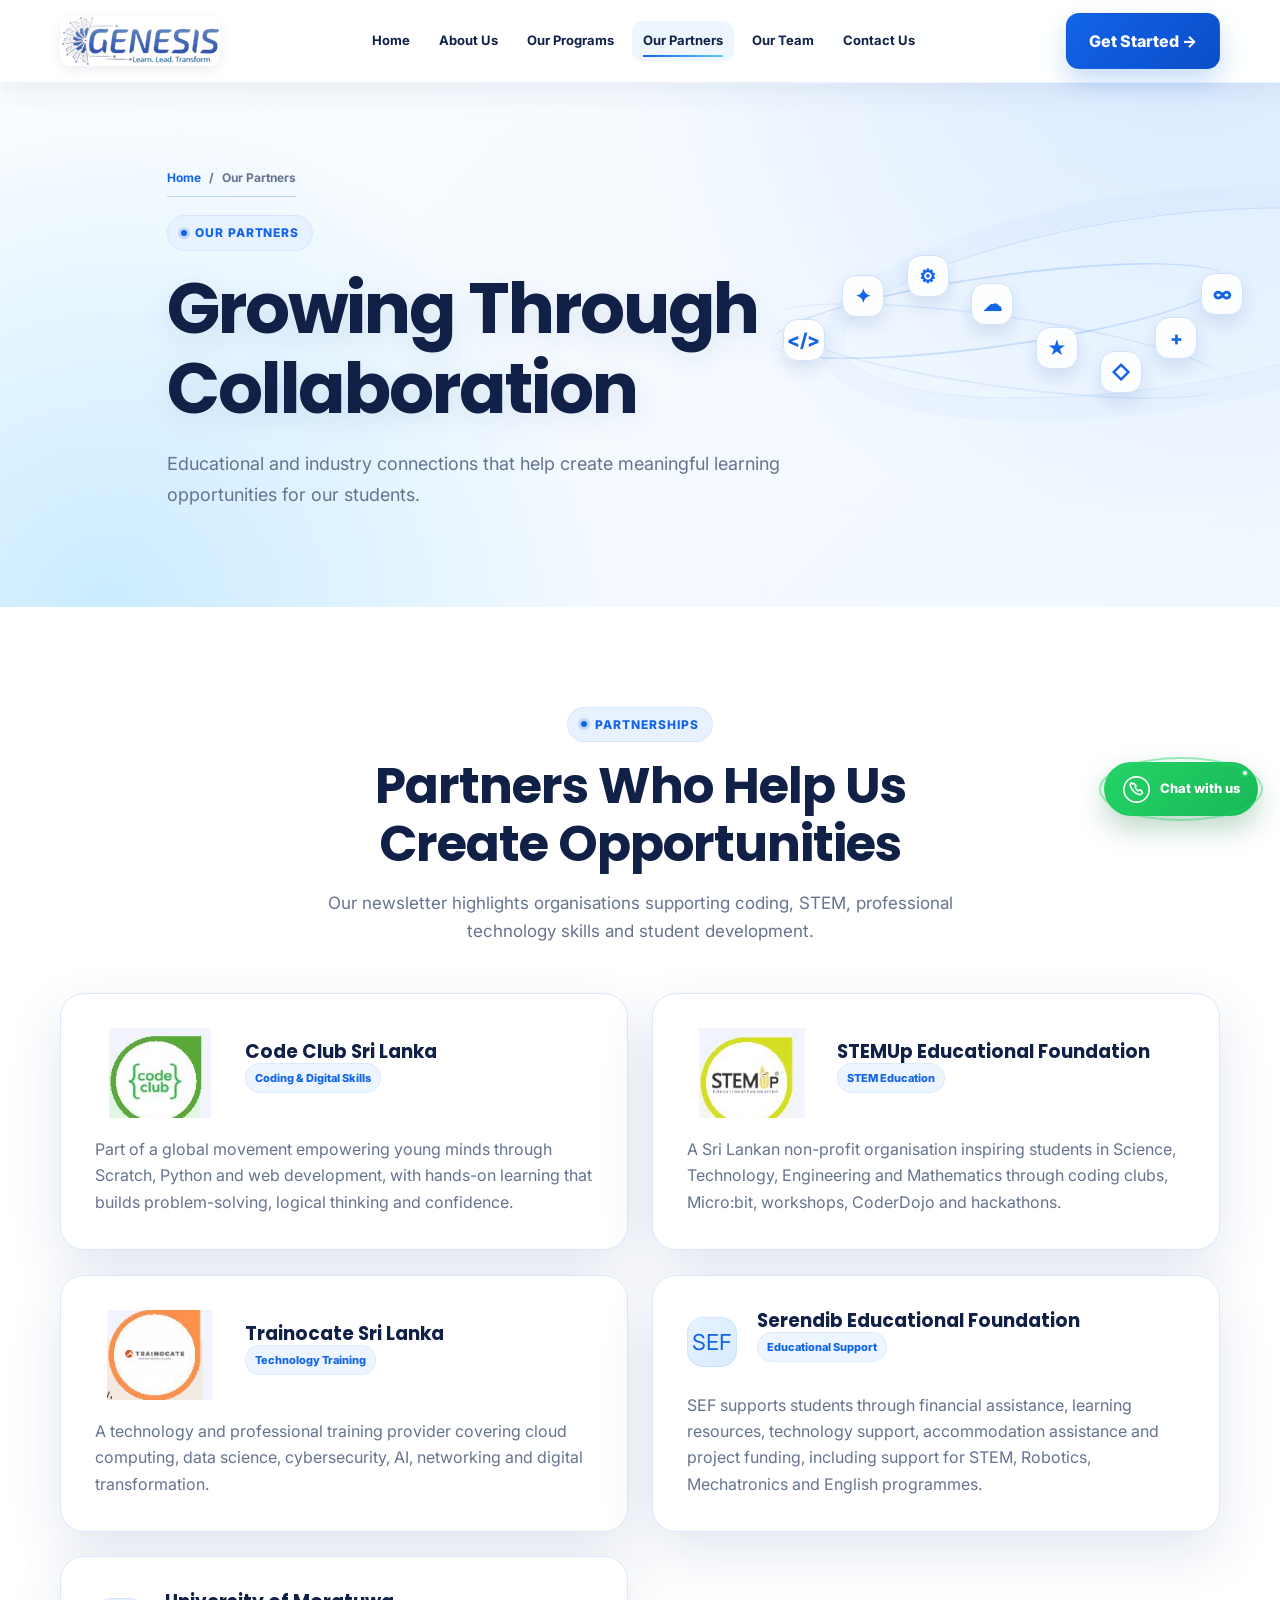
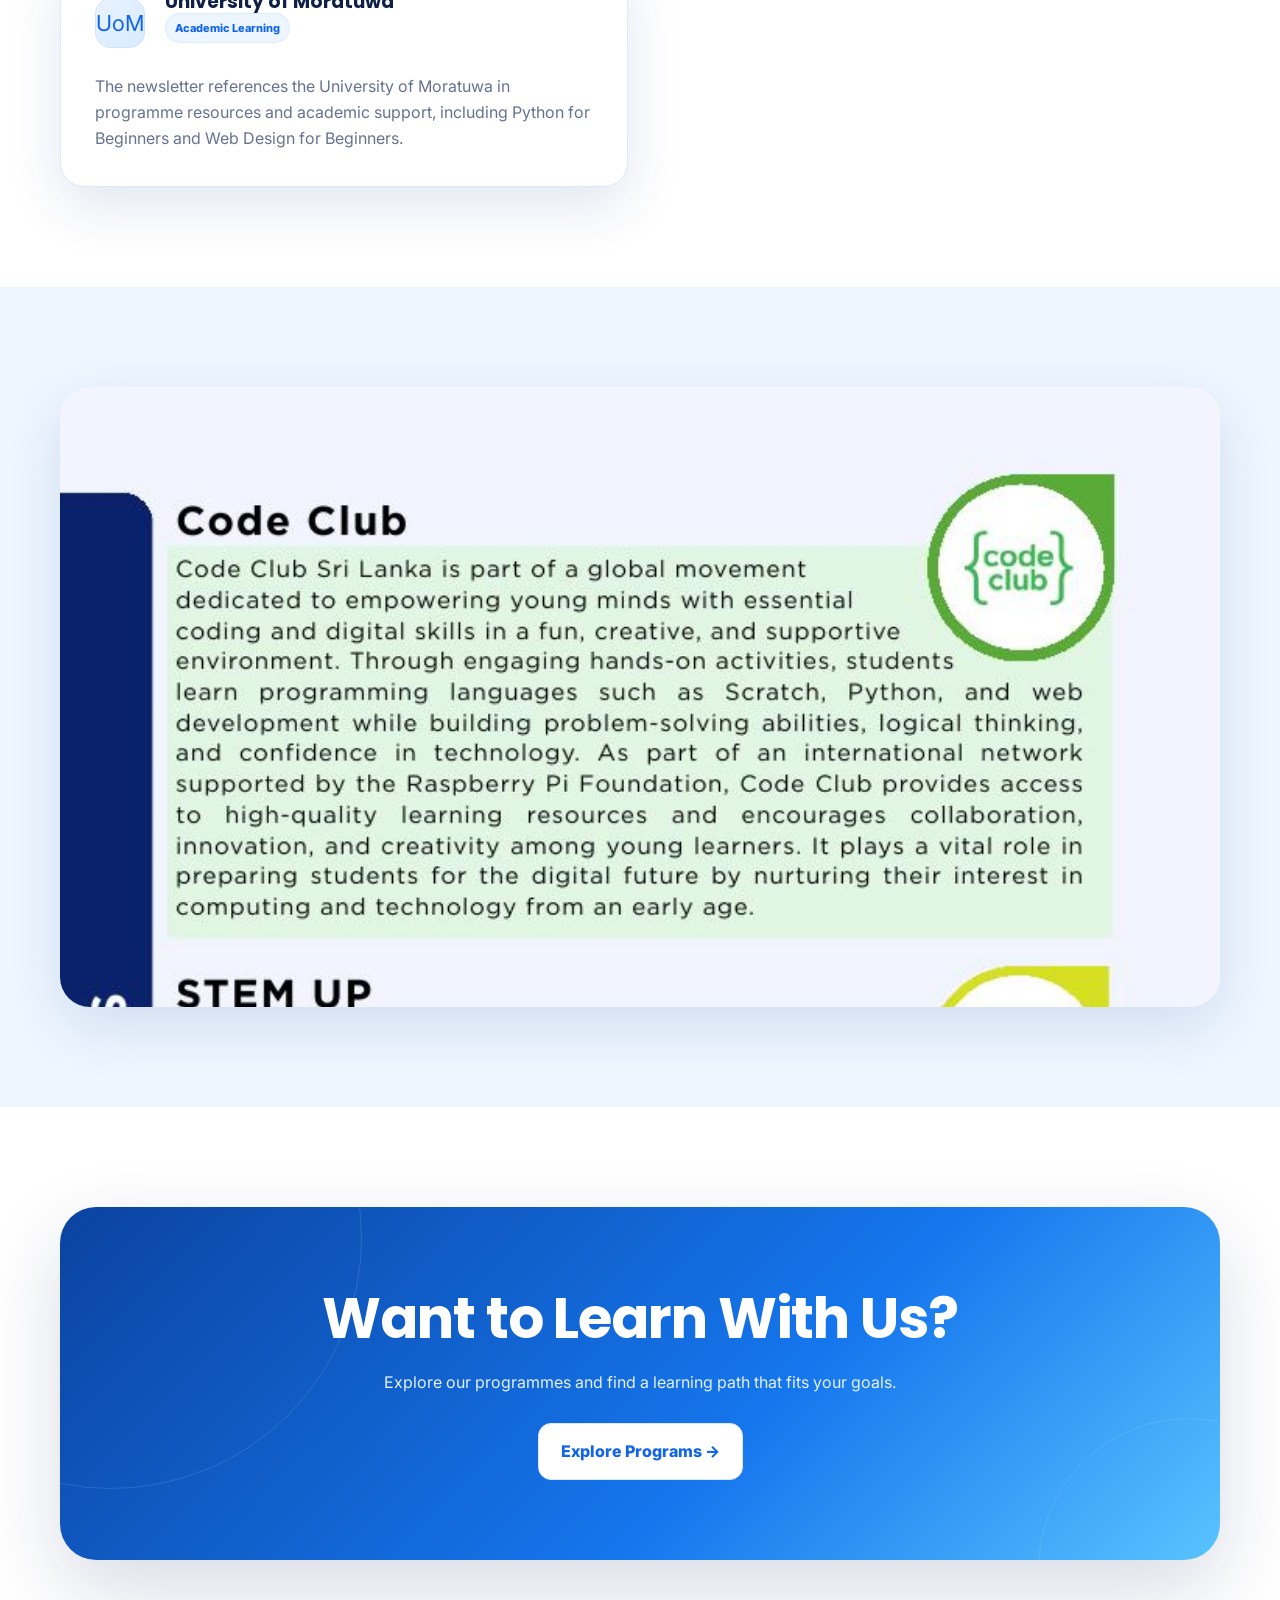
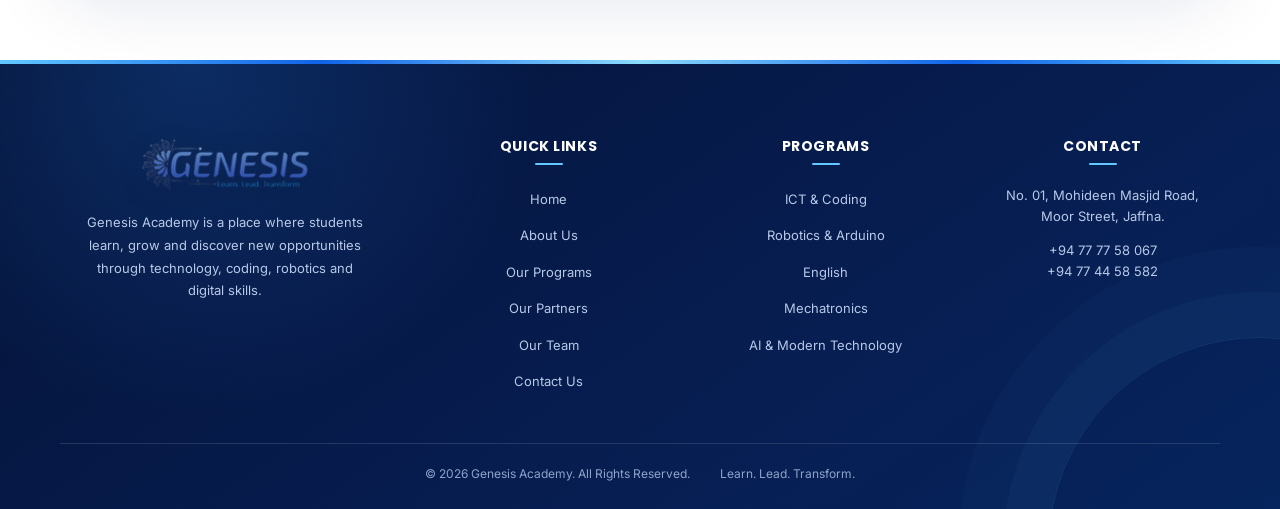
<file: partners.html>
<!doctype html><html lang="en"><head><meta charset="utf-8"><meta name="viewport" content="width=device-width,initial-scale=1"><title>Our Partners | Genesis Academy</title><link rel="stylesheet" href="styles.css?v=20260910"></head><body class="dark-hero"><div class="scroll-progress"></div><div class="nav-overlay"></div><nav class="navbar"><div class="container nav-inner"><a class="brand" href="index.html"><img src="assets/images/genesis-logo.png" alt="Genesis Academy"></a><div class="nav-links"><a href="index.html">Home</a><a href="about.html">About Us</a><a href="programs.html">Our Programs</a><a class="active" href="partners.html">Our Partners</a><a href="team.html">Our Team</a><a href="contact.html">Contact Us</a></div><a class="btn btn-primary" href="contact.html">Get Started →</a><button class="menu-btn" aria-label="Open menu"><span></span><span></span><span></span></button></div></nav><header class="page-hero"><div class="container reveal"><nav class="crumb" aria-label="Breadcrumb"><a href="index.html">Home</a><span>/</span><span>Our Partners</span></nav><span class="eyebrow">Our Partners</span><h1>Growing Through Collaboration</h1><p>Educational and industry connections that help create meaningful learning opportunities for our students.</p></div></header><section class="section"><div class="container"><div class="section-head reveal"><span class="eyebrow">Partnerships</span><h2>Partners Who Help Us Create Opportunities</h2><p>Our newsletter highlights organisations supporting coding, STEM, professional technology skills and student development.</p></div><div class="grid" style="grid-template-columns:repeat(2,1fr)"><article class="card reveal" style="padding:34px"><div style="display:flex;align-items:center;gap:20px;margin-bottom:18px"><img style="width:130px;height:90px;object-fit:contain" src="assets/images/logos/codeclub.png" alt="Code Club Sri Lanka"><div><h3>Code Club Sri Lanka</h3><span class="tag">Coding & Digital Skills</span></div></div><p style="color:var(--muted)">Part of a global movement empowering young minds through Scratch, Python and web development, with hands-on learning that builds problem-solving, logical thinking and confidence.</p></article><article class="card reveal delay-1" style="padding:34px"><div style="display:flex;align-items:center;gap:20px;margin-bottom:18px"><img style="width:130px;height:90px;object-fit:contain" src="assets/images/logos/stemup.png" alt="STEMUp Educational Foundation"><div><h3>STEMUp Educational Foundation</h3><span class="tag">STEM Education</span></div></div><p style="color:var(--muted)">A Sri Lankan non-profit organisation inspiring students in Science, Technology, Engineering and Mathematics through coding clubs, Micro:bit, workshops, CoderDojo and hackathons.</p></article><article class="card reveal" style="padding:34px"><div style="display:flex;align-items:center;gap:20px;margin-bottom:18px"><img style="width:130px;height:90px;object-fit:contain" src="assets/images/logos/trainocate.png" alt="Trainocate Sri Lanka"><div><h3>Trainocate Sri Lanka</h3><span class="tag">Technology Training</span></div></div><p style="color:var(--muted)">A technology and professional training provider covering cloud computing, data science, cybersecurity, AI, networking and digital transformation.</p></article><article class="card reveal delay-1" style="padding:34px"><div style="display:flex;align-items:center;gap:20px;margin-bottom:18px"><div class="icon" style="margin:0">SEF</div><div><h3>Serendib Educational Foundation</h3><span class="tag">Educational Support</span></div></div><p style="color:var(--muted)">SEF supports students through financial assistance, learning resources, technology support, accommodation assistance and project funding, including support for STEM, Robotics, Mechatronics and English programmes.</p></article><article class="card reveal" style="padding:34px"><div style="display:flex;align-items:center;gap:20px;margin-bottom:18px"><div class="icon" style="margin:0">UoM</div><div><h3>University of Moratuwa</h3><span class="tag">Academic Learning</span></div></div><p style="color:var(--muted)">The newsletter references the University of Moratuwa in programme resources and academic support, including Python for Beginners and Web Design for Beginners.</p></article></div></div></section><section class="section alt"><div class="container"><img class="reveal" src="assets/images/page25.jpg" alt="Genesis Academy partner information" style="width:100%;max-height:620px;object-fit:cover;object-position:top;border-radius:30px;box-shadow:var(--shadow)"></div></section><section class="section"><div class="container"><div class="cta reveal"><h2>Want to Learn With Us?</h2><p>Explore our programmes and find a learning path that fits your goals.</p><a class="btn btn-light" href="programs.html">Explore Programs →</a></div></div></section><footer class="footer"><div class="container footer-grid"><div><img src="assets/images/genesis-logo.png" alt="Genesis Academy"><p>Learn. Lead. Transform.</p></div><div><h4>Quick Links</h4><ul><li><a href="index.html">Home</a></li><li><a href="about.html">About Us</a></li><li><a href="programs.html">Our Programs</a></li></ul></div><div><h4>Academy</h4><ul><li><a href="partners.html">Our Partners</a></li><li><a href="team.html">Our Team</a></li><li><a href="contact.html">Contact Us</a></li></ul></div><div><h4>Contact</h4><p>No. 01, Mohideen Masjid Road,<br>Moor Street, Jaffna.</p><p style="margin-top:12px">+94 77 77 58 067<br>+94 77 44 58 582</p></div></div><div class="container footer-bottom"><span>© 2026 Genesis Academy</span><span>Learn. Lead. Transform.</span></div></footer><button class="back-to-top" aria-label="Back to top">↑</button><script src="script.js?v=20260910"></script></body></html>
</file>
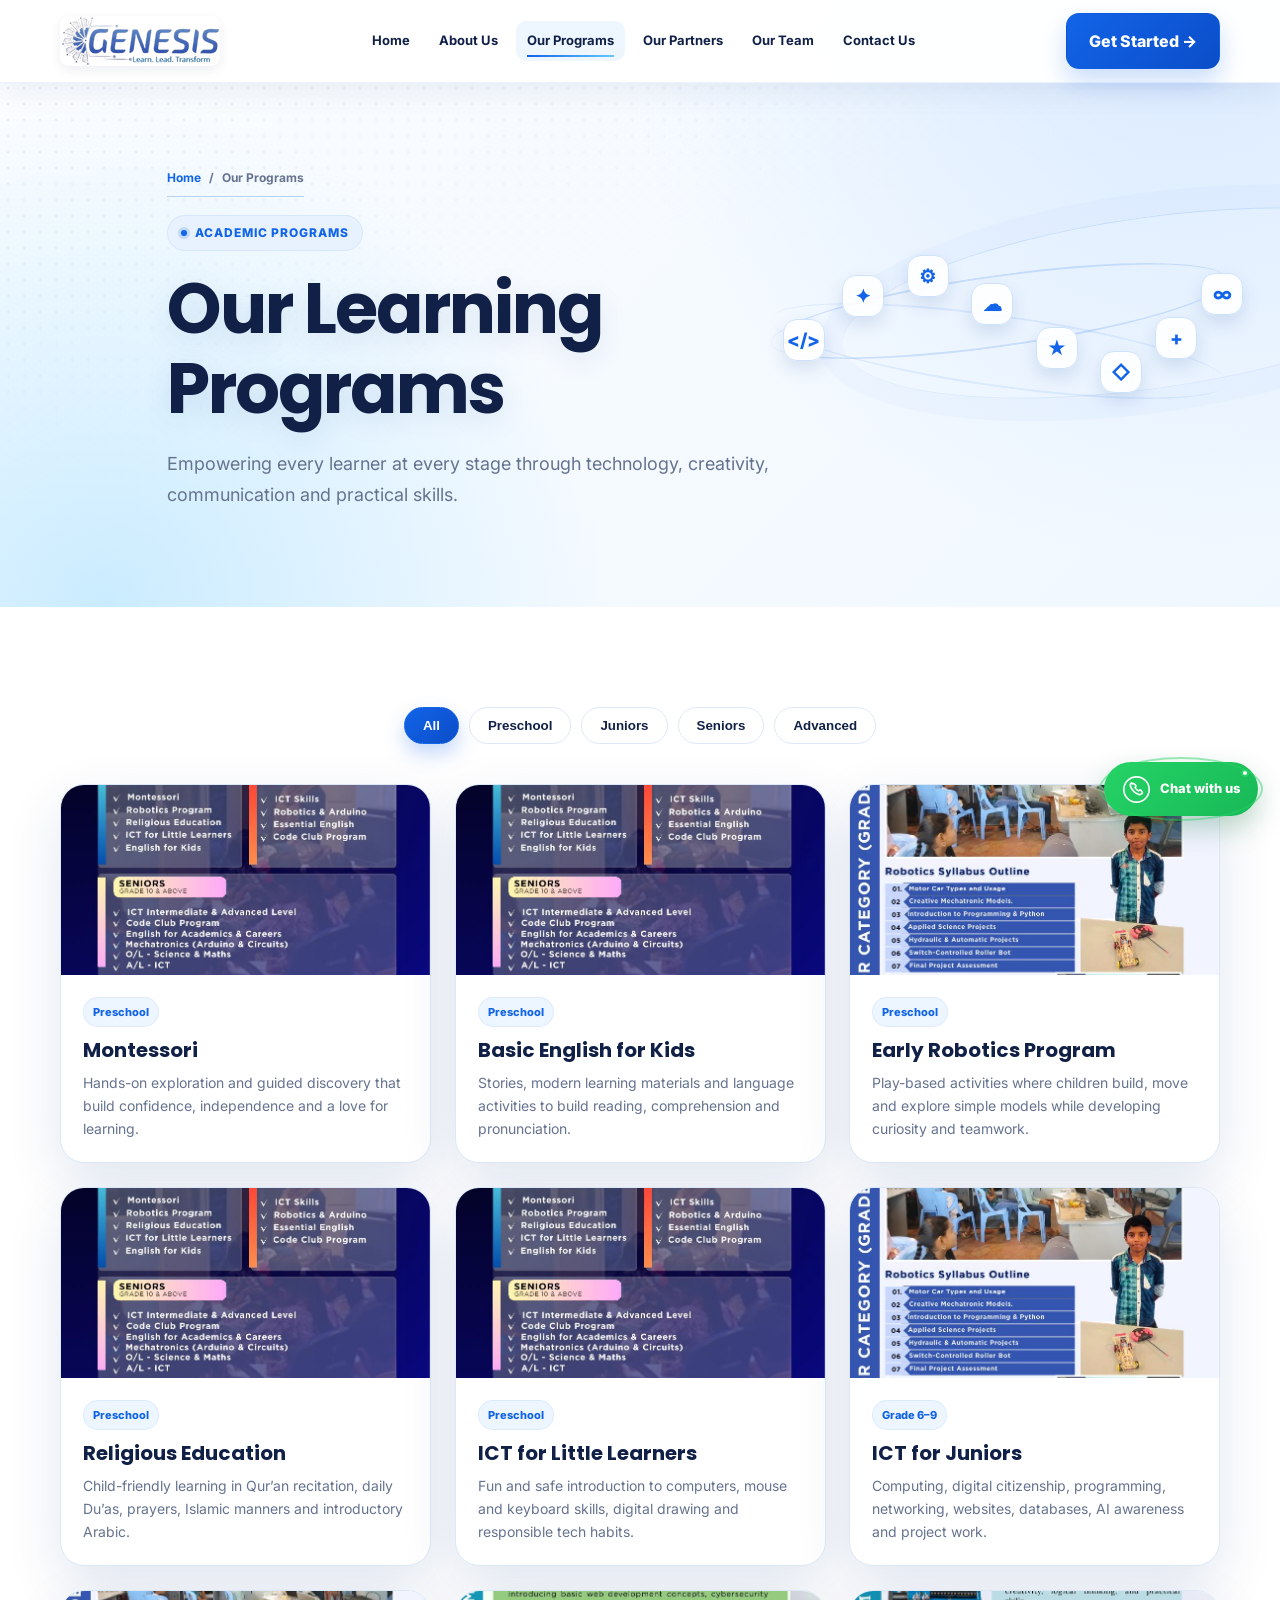
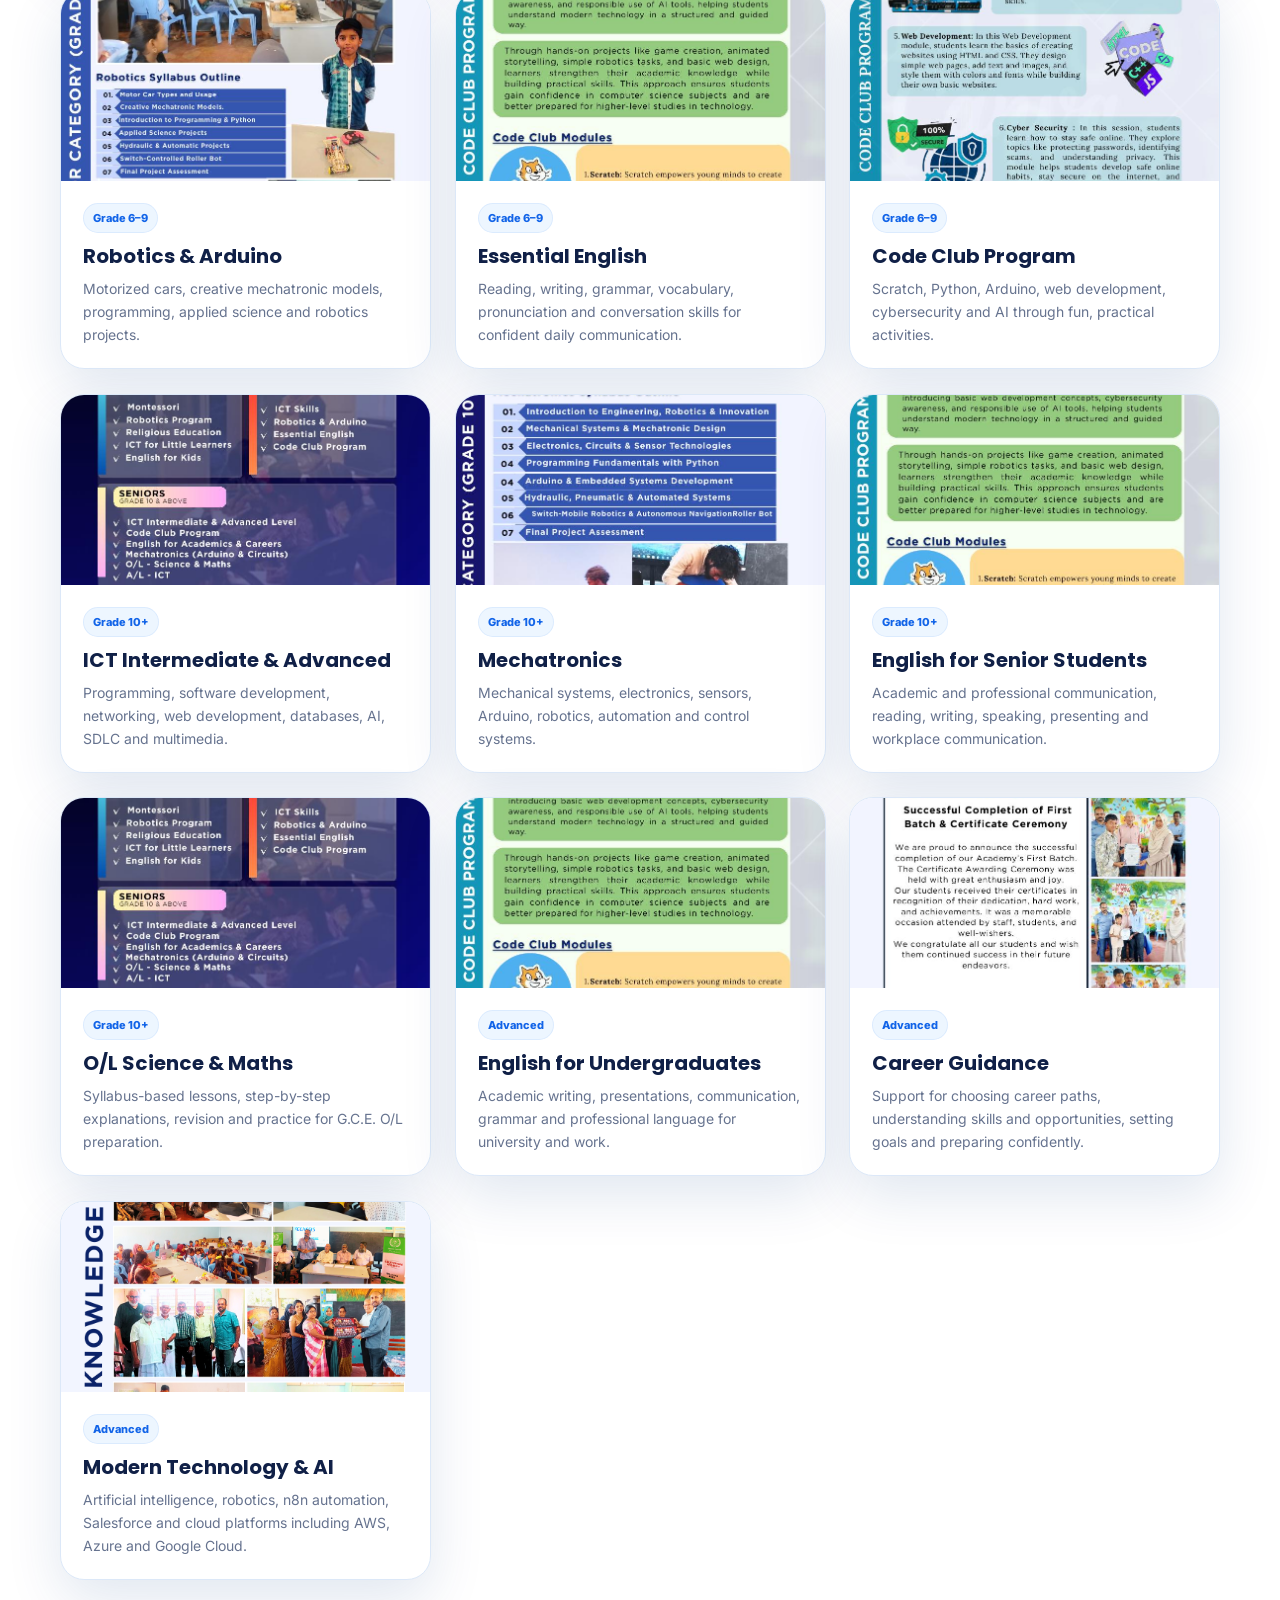
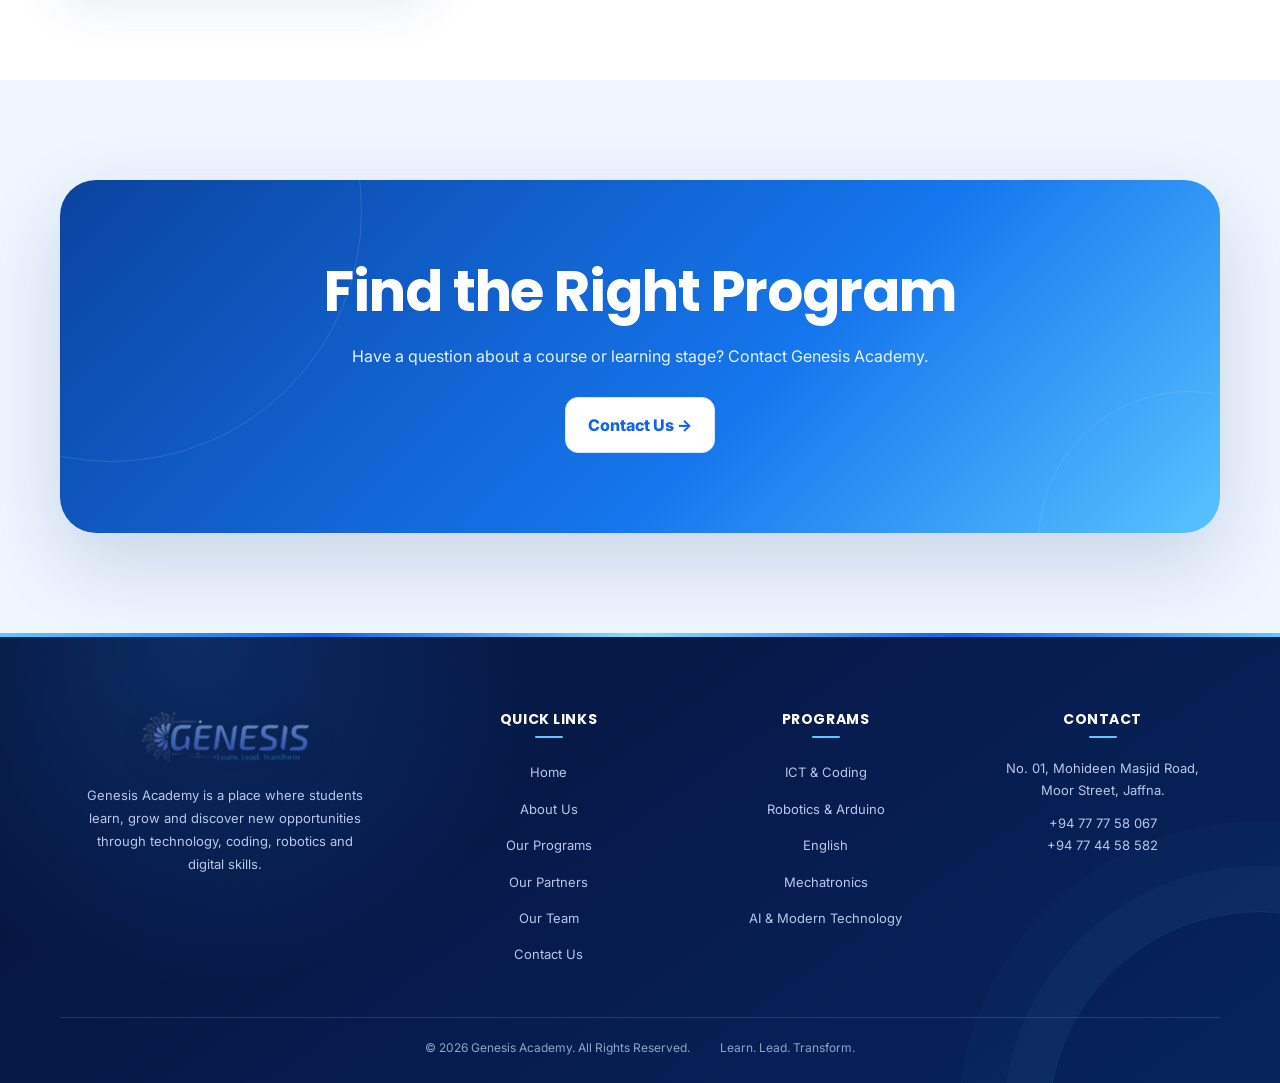
<file: programs.html>
<!doctype html><html lang="en"><head><meta charset="utf-8"><meta name="viewport" content="width=device-width,initial-scale=1"><title>Our Programs | Genesis Academy</title><link rel="stylesheet" href="styles.css?v=20260910"></head><body class="dark-hero"><div class="scroll-progress"></div><div class="nav-overlay"></div><nav class="navbar"><div class="container nav-inner"><a class="brand" href="index.html"><img src="assets/images/genesis-logo.png" alt="Genesis Academy"></a><div class="nav-links"><a href="index.html">Home</a><a href="about.html">About Us</a><a class="active" href="programs.html">Our Programs</a><a href="partners.html">Our Partners</a><a href="team.html">Our Team</a><a href="contact.html">Contact Us</a></div><a class="btn btn-primary" href="contact.html">Get Started →</a><button class="menu-btn" aria-label="Open menu"><span></span><span></span><span></span></button></div></nav><header class="page-hero"><div class="container reveal"><nav class="crumb" aria-label="Breadcrumb"><a href="index.html">Home</a><span>/</span><span>Our Programs</span></nav><span class="eyebrow">Academic Programs</span><h1>Our Learning Programs</h1><p>Empowering every learner at every stage through technology, creativity, communication and practical skills.</p></div></header>
<section class="section"><div class="container"><div class="tabs reveal"><button class="tab active" data-filter="all">All</button><button class="tab" data-filter="preschool">Preschool</button><button class="tab" data-filter="juniors">Juniors</button><button class="tab" data-filter="seniors">Seniors</button><button class="tab" data-filter="advanced">Advanced</button></div><div class="grid program-grid">
<article class="card program-card reveal" data-category="preschool"><div class="program-img"><img src="assets/images/page4.jpg" alt="Montessori"></div><div class="program-body"><span class="tag">Preschool</span><h3>Montessori</h3><p>Hands-on exploration and guided discovery that build confidence, independence and a love for learning.</p></div></article>
<article class="card program-card reveal delay-1" data-category="preschool"><div class="program-img"><img src="assets/images/page4.jpg" alt="English for Kids"></div><div class="program-body"><span class="tag">Preschool</span><h3>Basic English for Kids</h3><p>Stories, modern learning materials and language activities to build reading, comprehension and pronunciation.</p></div></article>
<article class="card program-card reveal delay-2" data-category="preschool"><div class="program-img"><img src="assets/images/page11.jpg" alt="Early Robotics"></div><div class="program-body"><span class="tag">Preschool</span><h3>Early Robotics Program</h3><p>Play-based activities where children build, move and explore simple models while developing curiosity and teamwork.</p></div></article>
<article class="card program-card reveal" data-category="preschool"><div class="program-img"><img src="assets/images/page4.jpg" alt="Religious Education"></div><div class="program-body"><span class="tag">Preschool</span><h3>Religious Education</h3><p>Child-friendly learning in Qur’an recitation, daily Du’as, prayers, Islamic manners and introductory Arabic.</p></div></article>
<article class="card program-card reveal delay-1" data-category="preschool"><div class="program-img"><img src="assets/images/page4.jpg" alt="ICT for Little Learners"></div><div class="program-body"><span class="tag">Preschool</span><h3>ICT for Little Learners</h3><p>Fun and safe introduction to computers, mouse and keyboard skills, digital drawing and responsible tech habits.</p></div></article>
<article class="card program-card reveal delay-2" data-category="juniors"><div class="program-img"><img src="assets/images/page11.jpg" alt="ICT for Juniors"></div><div class="program-body"><span class="tag">Grade 6–9</span><h3>ICT for Juniors</h3><p>Computing, digital citizenship, programming, networking, websites, databases, AI awareness and project work.</p></div></article>
<article class="card program-card reveal" data-category="juniors"><div class="program-img"><img src="assets/images/page11.jpg" alt="Robotics and Arduino"></div><div class="program-body"><span class="tag">Grade 6–9</span><h3>Robotics & Arduino</h3><p>Motorized cars, creative mechatronic models, programming, applied science and robotics projects.</p></div></article>
<article class="card program-card reveal delay-1" data-category="juniors"><div class="program-img"><img src="assets/images/page17.jpg" alt="Essential English"></div><div class="program-body"><span class="tag">Grade 6–9</span><h3>Essential English</h3><p>Reading, writing, grammar, vocabulary, pronunciation and conversation skills for confident daily communication.</p></div></article>
<article class="card program-card reveal delay-2" data-category="juniors"><div class="program-img"><img src="assets/images/page18.jpg" alt="Code Club"></div><div class="program-body"><span class="tag">Grade 6–9</span><h3>Code Club Program</h3><p>Scratch, Python, Arduino, web development, cybersecurity and AI through fun, practical activities.</p></div></article>
<article class="card program-card reveal" data-category="seniors"><div class="program-img"><img src="assets/images/page4.jpg" alt="Advanced ICT"></div><div class="program-body"><span class="tag">Grade 10+</span><h3>ICT Intermediate & Advanced</h3><p>Programming, software development, networking, web development, databases, AI, SDLC and multimedia.</p></div></article>
<article class="card program-card reveal delay-1" data-category="seniors"><div class="program-img"><img src="assets/images/page15.jpg" alt="Mechatronics"></div><div class="program-body"><span class="tag">Grade 10+</span><h3>Mechatronics</h3><p>Mechanical systems, electronics, sensors, Arduino, robotics, automation and control systems.</p></div></article>
<article class="card program-card reveal delay-2" data-category="seniors"><div class="program-img"><img src="assets/images/page17.jpg" alt="English for Seniors"></div><div class="program-body"><span class="tag">Grade 10+</span><h3>English for Senior Students</h3><p>Academic and professional communication, reading, writing, speaking, presenting and workplace communication.</p></div></article>
<article class="card program-card reveal" data-category="seniors"><div class="program-img"><img src="assets/images/page4.jpg" alt="O/L Science and Maths"></div><div class="program-body"><span class="tag">Grade 10+</span><h3>O/L Science & Maths</h3><p>Syllabus-based lessons, step-by-step explanations, revision and practice for G.C.E. O/L preparation.</p></div></article>
<article class="card program-card reveal delay-1" data-category="advanced"><div class="program-img"><img src="assets/images/page17.jpg" alt="English for Undergraduates"></div><div class="program-body"><span class="tag">Advanced</span><h3>English for Undergraduates</h3><p>Academic writing, presentations, communication, grammar and professional language for university and work.</p></div></article>
<article class="card program-card reveal delay-2" data-category="advanced"><div class="program-img"><img src="assets/images/page21.jpg" alt="Career Guidance"></div><div class="program-body"><span class="tag">Advanced</span><h3>Career Guidance</h3><p>Support for choosing career paths, understanding skills and opportunities, setting goals and preparing confidently.</p></div></article>
<article class="card program-card reveal" data-category="advanced"><div class="program-img"><img src="assets/images/page31.png" alt="Modern Technology and AI"></div><div class="program-body"><span class="tag">Advanced</span><h3>Modern Technology & AI</h3><p>Artificial intelligence, robotics, n8n automation, Salesforce and cloud platforms including AWS, Azure and Google Cloud.</p></div></article>
</div></div></section><section class="section alt"><div class="container"><div class="cta reveal"><h2>Find the Right Program</h2><p>Have a question about a course or learning stage? Contact Genesis Academy.</p><a class="btn btn-light" href="contact.html">Contact Us →</a></div></div></section><footer class="footer"><div class="container footer-grid"><div><img src="assets/images/genesis-logo.png" alt="Genesis Academy"><p>Learn. Lead. Transform.</p></div><div><h4>Quick Links</h4><ul><li><a href="index.html">Home</a></li><li><a href="about.html">About Us</a></li><li><a href="programs.html">Our Programs</a></li></ul></div><div><h4>Academy</h4><ul><li><a href="partners.html">Our Partners</a></li><li><a href="team.html">Our Team</a></li><li><a href="contact.html">Contact Us</a></li></ul></div><div><h4>Contact</h4><p>No. 01, Mohideen Masjid Road,<br>Moor Street, Jaffna.</p><p style="margin-top:12px">+94 77 77 58 067<br>+94 77 44 58 582</p></div></div><div class="container footer-bottom"><span>© 2026 Genesis Academy</span><span>Learn. Lead. Transform.</span></div></footer><button class="back-to-top" aria-label="Back to top">↑</button><script src="script.js?v=20260910"></script></body></html>
</file>
<file: styles.css>
@import url('https://fonts.googleapis.com/css2?family=Inter:wght@400;500;600;700;800&family=Poppins:wght@500;600;700;800&display=swap');
:root{--navy:#071b52;--blue:#1264e8;--blue2:#3d8cff;--cyan:#62c8ff;--pale:#eef6ff;--ink:#102047;--muted:#66738f;--white:#fff;--line:#dce8f8;--shadow:0 20px 55px rgba(12,56,130,.12);--shadow-lg:0 30px 80px rgba(10,40,100,.16);--radius:24px;--ease:cubic-bezier(.19,1,.22,1)}
*{box-sizing:border-box;margin:0;padding:0}html{scroll-behavior:smooth}
body{font-family:Inter,Arial,sans-serif;color:var(--ink);background:#fff;line-height:1.65;overflow-x:hidden;position:relative}
body::before{content:"";position:fixed;inset:0;z-index:0;pointer-events:none;opacity:.5;background-image:radial-gradient(rgba(18,100,232,.035) 1px,transparent 1px);background-size:24px 24px;mask-image:radial-gradient(circle at 50% 0%,#000 0%,transparent 70%)}
h1,h2,h3,h4{font-family:Poppins,Inter,sans-serif;line-height:1.15}
a{text-decoration:none;color:inherit}img{max-width:100%;display:block}
body,input,textarea,select{overflow-wrap:break-word;word-break:break-word}
.container{width:min(1160px,92%);margin:auto;position:relative;z-index:1}
.section{padding:100px 0;position:relative}.section.alt{background:var(--pale)}
.eyebrow{display:inline-flex;align-items:center;gap:8px;padding:8px 14px;border-radius:999px;background:#e8f2ff;color:var(--blue);font-weight:800;font-size:12px;letter-spacing:.08em;text-transform:uppercase;box-shadow:inset 0 0 0 1px rgba(18,100,232,.08)}
.eyebrow::before{content:"";width:6px;height:6px;border-radius:50%;background:var(--blue);box-shadow:0 0 0 3px rgba(18,100,232,.18)}
.section-head{max-width:700px;margin:0 auto 48px;text-align:center}
.section-head h2{font-size:clamp(32px,4vw,50px);margin:16px 0;letter-spacing:-.02em}
.section-head p{color:var(--muted);font-size:17px}
.btn{display:inline-flex;align-items:center;justify-content:center;gap:10px;padding:14px 22px;border-radius:13px;font-weight:800;border:1px solid transparent;transition:.4s var(--ease);cursor:pointer;position:relative;overflow:hidden;isolation:isolate}
.btn::before{content:"";position:absolute;inset:0;background:linear-gradient(120deg,transparent,rgba(255,255,255,.35),transparent);transform:translateX(-120%) skewX(-15deg);transition:.6s var(--ease);z-index:1}
.btn:hover::before{transform:translateX(120%) skewX(-15deg)}
.btn-primary{color:#fff;background:linear-gradient(135deg,var(--blue),#0b4dc8);box-shadow:0 12px 25px rgba(18,100,232,.22)}
.btn-primary:hover{transform:translateY(-3px);box-shadow:0 18px 38px rgba(18,100,232,.35)}
.btn-light{background:#fff;color:var(--blue);border-color:#dbe8fb}
.btn-light:hover{transform:translateY(-3px);border-color:#b7d1f5;box-shadow:0 14px 30px rgba(12,56,130,.14)}
.text-link{color:var(--blue);font-weight:800;position:relative}
.text-link::after{content:"";position:absolute;left:0;bottom:-3px;width:0;height:2px;background:var(--blue);transition:.35s var(--ease)}
.text-link:hover::after{width:100%}
.grid{display:grid;gap:24px;min-width:0}
.grid>*{min-width:0}
.card{background:#fff;border:1px solid var(--line);border-radius:var(--radius);box-shadow:var(--shadow);position:relative;transition:transform .4s var(--ease),box-shadow .4s var(--ease),border-color .4s var(--ease);transform-style:preserve-3d;will-change:transform}
.card::before{content:"";position:absolute;top:0;left:16px;right:16px;height:3px;border-radius:0 0 6px 6px;background:linear-gradient(90deg,var(--blue),var(--cyan));transform:scaleX(0);transform-origin:left;transition:.45s var(--ease)}
.card:hover::before{transform:scaleX(1)}

/* scroll progress */
.scroll-progress{position:fixed;top:0;left:0;height:3px;width:0%;background:linear-gradient(90deg,var(--blue),var(--cyan));z-index:1201;transition:width .1s linear}

/* back to top */
.back-to-top{position:fixed;right:22px;bottom:22px;width:48px;height:48px;border-radius:50%;background:linear-gradient(135deg,var(--blue),#0b4dc8);color:#fff;border:0;display:grid;place-items:center;font-size:18px;box-shadow:0 14px 30px rgba(18,100,232,.3);cursor:pointer;z-index:900;opacity:0;visibility:hidden;transform:translateY(14px);transition:.35s var(--ease)}
.back-to-top.show{opacity:1;visibility:visible;transform:translateY(0)}
.back-to-top:hover{transform:translateY(-4px) scale(1.05)}
.whatsapp-float{position:fixed;right:22px;bottom:84px;min-width:54px;height:54px;padding:0 18px;border-radius:999px;display:flex;align-items:center;justify-content:center;gap:9px;background:linear-gradient(135deg,#25d366,#18b957);color:#fff;box-shadow:0 12px 28px rgba(14,112,58,.28);z-index:900;transition:.3s var(--ease);animation:whatsappPulse 2.4s ease-in-out infinite}
.whatsapp-float::before{content:"";position:absolute;inset:-5px;border:2px solid rgba(37,211,102,.45);border-radius:50%;animation:whatsappRing 2.4s ease-out infinite;pointer-events:none}
.whatsapp-float svg{width:29px;height:29px;flex:none;fill:none;stroke:currentColor;stroke-linecap:round;stroke-linejoin:round;stroke-width:1.8;position:relative}
.whatsapp-label{font-size:13px;font-weight:800;white-space:nowrap;position:relative}
.whatsapp-float i{position:absolute;right:9px;top:7px;width:8px;height:8px;border:2px solid #25d366;border-radius:50%;background:#fff;animation:whatsappDot 1.8s ease-in-out infinite}
@keyframes whatsappPulse{0%,100%{box-shadow:0 12px 28px rgba(14,112,58,.28)}50%{box-shadow:0 12px 30px rgba(37,211,102,.58)}}
@keyframes whatsappRing{0%{opacity:.8;transform:scale(.9)}70%,100%{opacity:0;transform:scale(1.25)}}
@keyframes whatsappDot{50%{transform:scale(1.3);box-shadow:0 0 0 4px rgba(255,255,255,.18)}}
.whatsapp-float:hover{background:#1db954;color:#fff;transform:translateY(-4px) scale(1.06);box-shadow:0 16px 34px rgba(14,112,58,.36)}

/* loader */
.loader{position:fixed;inset:0;background:var(--navy);display:grid;place-items:center;z-index:9999;transition:.7s var(--ease)}
.loader.hide{opacity:0;visibility:hidden}
.loader-box{text-align:center;color:#fff}
.loader-logo{width:240px;margin:auto auto 22px;border-radius:12px;filter:drop-shadow(0 10px 30px rgba(0,0,0,.35))}
.loader-ring{width:42px;height:42px;border:3px solid rgba(255,255,255,.25);border-top-color:#fff;border-radius:50%;animation:spin 1s linear infinite;margin:auto}
@keyframes spin{to{transform:rotate(360deg)}}

/* nav */
.navbar{position:fixed;top:0;left:0;width:100%;z-index:1000;padding:13px 0;background:rgba(255,255,255,.96);border-bottom:1px solid rgba(18,100,232,.08);box-shadow:0 8px 30px rgba(10,40,90,.07);backdrop-filter:blur(18px) saturate(150%);transition:.35s var(--ease)}
.navbar.scrolled{background:rgba(255,255,255,.98);box-shadow:0 10px 34px rgba(10,40,90,.11);padding:9px 0}
.nav-inner{display:flex;align-items:center;justify-content:space-between;gap:30px}
.brand{display:flex;align-items:center;flex:none}
.brand img{width:160px;height:auto;border-radius:9px;transition:.3s;box-shadow:0 4px 12px rgba(10,40,90,.08)}
.brand:hover img{transform:translateY(-1px);box-shadow:0 7px 16px rgba(10,40,90,.14)}
.nav-links{display:flex;align-items:center;gap:7px;font-size:13px;font-weight:700}
.nav-links a{position:relative;transition:.25s;padding:9px 11px;border-radius:10px;color:var(--ink)}
.nav-links a:after{content:"";position:absolute;left:0;bottom:-8px;width:0;height:2px;background:linear-gradient(90deg,var(--blue),var(--cyan));transition:.3s var(--ease)}
.nav-links a:after{bottom:4px;left:11px;right:11px;width:auto;transform:scaleX(0);transform-origin:center}
.nav-links a:hover:after,.nav-links a.active:after{width:auto;transform:scaleX(1)}
.nav-links a:hover,.nav-links a.active{color:var(--blue);background:#eef6ff}
.nav-overlay{position:fixed;inset:0;background:rgba(7,27,82,.45);backdrop-filter:blur(3px);z-index:998;opacity:0;visibility:hidden;transition:.35s var(--ease)}
.nav-overlay.show{opacity:1;visibility:visible}
.menu-btn{display:none;background:none;border:0;width:34px;height:24px;position:relative;cursor:pointer;flex-direction:column;justify-content:space-between}
.menu-btn span{display:block;width:100%;height:2.5px;border-radius:2px;background:var(--navy);transition:.35s var(--ease)}
body.dark-hero .navbar:not(.scrolled) .menu-btn span{background:var(--navy)}
.menu-btn.open span:nth-child(1){transform:translateY(10.5px) rotate(45deg)}
.menu-btn.open span:nth-child(2){opacity:0}
.menu-btn.open span:nth-child(3){transform:translateY(-10.5px) rotate(-45deg)}

/* hero */
.hero{min-height:760px;padding:clamp(142px,12vw,170px) 0 96px;background:radial-gradient(circle at 85% 15%,#dff2ff 0,transparent 28%),radial-gradient(circle at 8% 85%,#e6efff 0,transparent 32%),linear-gradient(135deg,#f9fcff 0%,#eef6ff 58%,#fff 100%);position:relative;overflow:hidden;perspective:1200px}
.blob{position:absolute;border-radius:50%;filter:blur(1px);opacity:.55;pointer-events:none;animation:drift 14s ease-in-out infinite;will-change:transform;transition:transform .6s var(--ease)}
.blob.b1{width:360px;height:360px;background:radial-gradient(circle at 35% 30%,#d9f0ff,#c9e8ff);right:-120px;top:90px}
.blob.b2{width:180px;height:180px;background:radial-gradient(circle at 35% 30%,#e6ecff,#dbe4ff);left:-80px;bottom:40px;animation-delay:-6s}
.blob.b3{width:120px;height:120px;background:radial-gradient(circle at 35% 30%,#eaf7ff,#e0f0ff);left:12%;top:18%;animation-delay:-3s;opacity:.4}
@keyframes drift{0%,100%{transform:translate(0,0) scale(1)}50%{transform:translate(-14px,16px) scale(1.05)}}
.ring-deco{position:absolute;border-radius:50%;border:1.5px dashed rgba(18,100,232,.18);pointer-events:none;animation:spin-slow 40s linear infinite}
.ring-deco.r1{width:220px;height:220px;right:8%;top:14%}
.ring-deco.r2{width:120px;height:120px;left:4%;bottom:16%;animation-duration:30s;animation-direction:reverse}
@keyframes spin-slow{to{transform:rotate(360deg)}}
.spark{position:absolute;border-radius:50%;background:var(--blue2);pointer-events:none;opacity:.7;box-shadow:0 0 10px 2px rgba(61,140,255,.5);animation:twinkle 3.2s ease-in-out infinite}
.spark.s1{width:6px;height:6px;left:22%;top:32%;animation-delay:0s}
.spark.s2{width:4px;height:4px;left:78%;top:60%;animation-delay:1s}
.spark.s3{width:5px;height:5px;left:60%;top:20%;animation-delay:2s}
@keyframes twinkle{0%,100%{opacity:.15;transform:scale(.7)}50%{opacity:.9;transform:scale(1.15)}}
.dots{position:absolute;width:130px;height:100px;right:6%;bottom:8%;opacity:.5;background-image:radial-gradient(#4a9cff 1.3px,transparent 1.3px);background-size:13px 13px}
.hero-grid{display:grid;grid-template-columns:1fr 1fr;gap:clamp(34px,5vw,60px);align-items:stretch;position:relative;z-index:2}
.hero-grid>div:first-child{padding:34px 36px;background:#fff;border:1px solid #dce8f8;border-radius:18px;box-shadow:0 22px 50px rgba(12,56,130,.1);position:relative;isolation:isolate}
.hero-grid>div:first-child{display:flex;flex-direction:column;justify-content:center}
.hero-grid>div:first-child::before{content:"";position:absolute;right:24px;top:20px;width:46px;height:46px;border:1px solid #cfe2fb;border-radius:50%;opacity:.75;z-index:-1}
.hero-grid>div:first-child .hero-actions{position:relative}
.hero .reveal:not(.right)>*{opacity:0;animation:heroFade .85s var(--ease) forwards}
.hero .reveal:not(.right)>.eyebrow{animation-delay:.15s}
.hero .reveal:not(.right)>h1{animation-delay:.32s}
.hero .reveal:not(.right)>p{animation-delay:.5s}
.hero .reveal:not(.right)>.hero-actions{animation-delay:.68s}
@keyframes heroFade{from{opacity:0;transform:translateY(22px)}to{opacity:1;transform:translateY(0)}}
.hero h1{font-size:clamp(48px,6vw,76px);letter-spacing:-.04em;margin:18px 0}
.gradient-text{background:linear-gradient(90deg,var(--navy),var(--blue),#38a1ff);-webkit-background-clip:text;background-clip:text;color:transparent;background-size:200% auto;animation:sheen 6s linear infinite}
@keyframes sheen{to{background-position:200% center}}
.hero p{font-size:18px;color:var(--muted);max-width:590px}
.hero-actions{display:flex;gap:14px;flex-wrap:wrap;margin-top:30px}
.hero-actions .btn-primary{position:relative}
.hero-actions .btn-primary::after{content:"";position:absolute;inset:0;border-radius:inherit;box-shadow:0 0 0 0 rgba(18,100,232,.45);animation:pulseRing 2.6s ease-out infinite}
@keyframes pulseRing{0%{box-shadow:0 0 0 0 rgba(18,100,232,.35)}75%,100%{box-shadow:0 0 0 16px rgba(18,100,232,0)}}
.hero-visual{position:relative;min-height:520px;transform-style:preserve-3d;transition:transform .3s var(--ease);will-change:transform}
.hero-visual::before{content:"";position:absolute;inset:-30px;background:radial-gradient(circle,rgba(18,100,232,.16),transparent 70%);filter:blur(10px);z-index:0}
.hero-visual::after{display:none}
.tool-orbit{position:absolute;border:1px dashed rgba(18,100,232,.28);border-radius:50%;pointer-events:none;animation:toolOrbit 22s linear infinite;z-index:2}
.tool-orbit{inset:-45px}
.tool-orbit span{position:absolute;display:grid;place-items:center;width:38px;height:38px;border:1px solid #cfe2fb;border-radius:50%;background:#fff;color:var(--blue);font-size:19px;font-weight:800;line-height:1;box-shadow:0 8px 18px rgba(12,56,130,.12);animation:toolLabel 22s linear infinite reverse}
.tool-orbit span:nth-child(1){top:-12px;left:50%;transform:translateX(-50%)}
.tool-orbit span:nth-child(4){left:-20px;top:50%;transform:translateY(-50%)}
.team-section{text-align:center}
.team-section .team-grid{grid-template-columns:repeat(auto-fit,minmax(min(100%,240px),260px));justify-content:center}
@keyframes toolOrbit{to{transform:rotate(360deg)}}
@keyframes toolLabel{to{rotate:-360deg}}
.page-tool-wave{position:absolute;width:460px;height:190px;right:-260px;top:50%;transform:translateY(-50%);pointer-events:none;z-index:1;overflow:visible}
.page-tool-wave .wave-line{position:absolute;left:0;width:100%;height:72px;border:2px solid rgba(18,100,232,.16);border-left:0;border-right:0;border-radius:50%;transform:rotate(-8deg);animation:waveLine 5s ease-in-out infinite}
.page-tool-wave .wave-line-one{top:30px}
.page-tool-wave .wave-line-two{top:70px;opacity:.55;transform:rotate(8deg);animation-delay:-2.5s}
.page-tool-wave span{position:absolute;display:grid;place-items:center;width:42px;height:42px;border:1px solid #cfe2fb;border-radius:14px;background:rgba(255,255,255,.9);color:var(--blue);font-size:19px;font-weight:800;line-height:1;box-shadow:0 8px 18px rgba(12,56,130,.12);animation:waveSymbol 3.8s ease-in-out infinite;animation-delay:var(--wave-delay,0s)}
.page-tool-wave span:nth-of-type(1){left:3%;top:74px;--wave-delay:-.2s}
.page-tool-wave span:nth-of-type(2){left:16%;top:30px;--wave-delay:-.7s}
.page-tool-wave span:nth-of-type(3){left:30%;top:10px;--wave-delay:-1.2s}
.page-tool-wave span:nth-of-type(4){left:44%;top:38px;--wave-delay:-1.7s}
.page-tool-wave span:nth-of-type(5){left:58%;top:82px;--wave-delay:-2.2s}
.page-tool-wave span:nth-of-type(6){left:72%;top:106px;--wave-delay:-2.7s}
.page-tool-wave span:nth-of-type(7){left:84%;top:72px;--wave-delay:-3.2s}
.page-tool-wave span:nth-of-type(8){left:94%;top:28px;--wave-delay:-3.7s}
@keyframes waveSymbol{0%,100%{transform:translateY(8px) rotate(-5deg);box-shadow:0 8px 18px rgba(12,56,130,.12)}50%{transform:translateY(-12px) rotate(5deg);box-shadow:0 18px 24px rgba(12,56,130,.2)}}
@keyframes waveLine{0%,100%{transform:translateX(-12px) rotate(-8deg);opacity:.4}50%{transform:translateX(12px) rotate(-3deg);opacity:.9}}
.hero-main-img{height:520px;width:100%;object-fit:cover;border-radius:34px;box-shadow:var(--shadow-lg);border:8px solid #fff;position:relative;z-index:1;transition:.5s var(--ease)}
.hero-visual:hover .hero-main-img{transform:translateY(-4px)}
.float-card{position:absolute;background:rgba(255,255,255,.9);backdrop-filter:blur(10px);border:1px solid #e1ecfa;border-radius:18px;padding:14px 18px;box-shadow:0 20px 40px rgba(12,56,130,.16);font-weight:800;font-size:13px;z-index:2;transform:translateZ(40px)}
.float-card span{display:block;color:var(--muted);font-weight:500;font-size:11px}
.fc1{left:-30px;top:40px}.fc2{right:-28px;bottom:70px}.fc3{left:35px;bottom:-20px}
@keyframes float{50%{transform:translateY(-9px) translateZ(40px)}}
.float-card{animation:float 4s ease-in-out infinite}
.fc2{animation-delay:-1.2s}.fc3{animation-delay:-2.4s}
.scroll-cue{position:absolute;bottom:25px;left:50%;transform:translateX(-50%);font-size:11px;font-weight:800;color:var(--blue);display:flex;flex-direction:column;align-items:center;gap:4px}
.scroll-cue b{animation:bounce 1.5s infinite}
@keyframes bounce{50%{transform:translateY(6px)}}

/* features */
.features{margin-top:-55px;position:relative;z-index:5}
.stats-card{padding:12px 10px;background:rgba(255,255,255,.94);border-color:#dce8f8}
.feature-grid{grid-template-columns:repeat(4,1fr)}
.stat{padding:24px;text-align:center;transition:.4s var(--ease);position:relative}
.stat:not(:last-child)::after{content:"";position:absolute;right:0;top:24px;bottom:24px;width:1px;background:var(--line)}
.stat:hover{transform:translateY(-5px)}
.stat strong{display:block;color:var(--blue);font-family:Poppins,Inter,sans-serif;font-size:clamp(30px,3vw,42px);line-height:1;margin-bottom:8px}
.stat span{display:block;color:var(--muted);font-size:13px;font-weight:700}
.stats-card .feature-grid{grid-template-columns:repeat(4,1fr)}
.stats-card .stat{padding:22px 16px}
.vision-grid{grid-template-columns:repeat(2,1fr)}
.vision-card{padding:40px}
.vision-card h3{font-size:30px;margin:18px 0}
.vision-card p{color:var(--muted)}
.teaching-grid{grid-template-columns:repeat(4,1fr)}
.teaching-card{padding:28px 24px;transition:.4s var(--ease)}
.teaching-card:hover{transform:translateY(-8px);box-shadow:var(--shadow-lg);border-color:#c9e0fb}
.teaching-card .icon{margin-bottom:20px}
.teaching-card h3{font-size:17px;margin-bottom:8px}
.teaching-card p{font-size:13px;color:var(--muted)}
.icon{width:50px;height:50px;border-radius:16px;background:linear-gradient(135deg,#e9f3ff,#d7ebff);color:var(--blue);display:grid;place-items:center;font-size:22px;margin-bottom:18px;box-shadow:inset 0 0 0 1px rgba(18,100,232,.08);transition:.4s var(--ease)}
.feature:hover .icon,.why-card:hover .icon{transform:rotate(-6deg) scale(1.06)}
.feature h3{font-size:17px;margin-bottom:8px}
.feature p{font-size:13px;color:var(--muted)}

/* split */
.split{display:grid;grid-template-columns:1fr 1fr;gap:70px;align-items:center}
.split-img{border-radius:30px;overflow:hidden;box-shadow:var(--shadow);position:relative;isolation:isolate}
.split-img::after{content:"";position:absolute;inset:0;border-radius:inherit;box-shadow:inset 0 0 0 1px rgba(255,255,255,.5)}
.split-img img{width:100%;height:480px;object-fit:cover;transition:.6s var(--ease)}
.split-img:hover img{transform:scale(1.04)}
.split-copy h2{font-size:clamp(34px,4vw,52px);margin:15px 0 20px;letter-spacing:-.02em}
.split-copy p{color:var(--muted);font-size:16px;margin-bottom:24px}
.checks{display:grid;gap:12px;margin:25px 0}
.check{display:flex;gap:12px;align-items:flex-start}
.check i{width:24px;height:24px;border-radius:50%;background:linear-gradient(135deg,#e5f2ff,#d3e9ff);color:var(--blue);display:grid;place-items:center;font-style:normal;font-weight:900;font-size:12px;flex:none;box-shadow:inset 0 0 0 1px rgba(18,100,232,.1)}

/* programs */
.program-grid{grid-template-columns:repeat(3,1fr)}
.program-card{overflow:hidden;transition:.4s var(--ease)}
.program-card:hover{transform:translateY(-8px);box-shadow:var(--shadow-lg)}
.program-img{height:190px;overflow:hidden;position:relative}
.program-img::after{content:"";position:absolute;inset:0;background:linear-gradient(180deg,transparent 55%,rgba(7,20,55,.35));opacity:0;transition:.4s}
.program-card:hover .program-img::after{opacity:1}
.program-img img{width:100%;height:100%;object-fit:cover;transition:.6s var(--ease)}
.program-card:hover .program-img img{transform:scale(1.08)}
.program-body{padding:22px}
.program-body h3{font-size:20px;margin-bottom:9px}
.program-body p{color:var(--muted);font-size:14px;min-height:48px}
.tag{display:inline-block;padding:6px 10px;border-radius:999px;background:#edf6ff;color:var(--blue);font-size:11px;font-weight:800;margin-bottom:12px;box-shadow:inset 0 0 0 1px rgba(18,100,232,.08)}

/* why */
.why-wrap{background:linear-gradient(135deg,#061a50,#0c4dbd 75%,#38a5ff);color:#fff;border-radius:36px;padding:70px;position:relative;overflow:hidden;box-shadow:var(--shadow-lg)}
.why-wrap::before{content:"";position:absolute;inset:0;opacity:.5;background-image:radial-gradient(rgba(255,255,255,.08) 1.4px,transparent 1.4px);background-size:16px 16px;mask-image:radial-gradient(circle at 20% 20%,#000,transparent 60%)}
.why-wrap:after{content:"";position:absolute;width:330px;height:330px;border:1px solid rgba(255,255,255,.16);border-radius:50%;right:-80px;top:-80px;box-shadow:0 0 0 60px rgba(255,255,255,.03),0 0 0 120px rgba(255,255,255,.02)}
.why-head{max-width:620px;position:relative;z-index:2}
.why-head h2{font-size:clamp(34px,4vw,52px);margin:15px 0;letter-spacing:-.02em}
.why-head p{color:#dbe9ff}
.why-grid{grid-template-columns:repeat(3,1fr);margin-top:42px;position:relative;z-index:2}
.why-card{background:rgba(255,255,255,.1);border:1px solid rgba(255,255,255,.14);border-radius:22px;padding:25px;backdrop-filter:blur(8px);transition:.4s var(--ease)}
.why-card:hover{background:rgba(255,255,255,.16);transform:translateY(-6px);border-color:rgba(255,255,255,.28)}
.why-card h3{font-size:17px;margin:12px 0 7px}
.why-card p{font-size:13px;color:#dbe9ff}
.why-card .icon{background:rgba(255,255,255,.14);color:#fff;box-shadow:inset 0 0 0 1px rgba(255,255,255,.2)}

/* projects */
.project-grid{grid-template-columns:repeat(4,1fr)}
.project-card{overflow:hidden;transition:.4s var(--ease)}
.project-card:hover{transform:translateY(-7px);box-shadow:var(--shadow-lg)}
.project-card img{height:180px;width:100%;object-fit:cover;transition:.6s var(--ease)}
.project-card:hover img{transform:scale(1.07)}
.project-body{padding:18px}
.project-body h3{font-size:17px}
.project-body p{color:var(--muted);font-size:12px;margin-top:5px}

/* partners */
.partner-grid{grid-template-columns:repeat(5,1fr)}
.partner{min-height:145px;display:flex;flex-direction:column;align-items:center;justify-content:center;text-align:center;padding:20px;transition:.35s var(--ease)}
.partner:hover{transform:translateY(-6px);border-color:#a9cdf9;box-shadow:var(--shadow-lg)}
.partner img{max-height:55px;max-width:130px;object-fit:contain;margin-bottom:12px;filter:grayscale(45%);opacity:.85;transition:.35s}
.partner:hover img{filter:grayscale(0);opacity:1}
.partner strong{font-size:13px}
.partner small{color:var(--muted);font-size:10px}

/* cta */
.cta{padding:80px 30px;background:linear-gradient(135deg,#0b43a0,#1576ed 60%,#58c3ff);color:#fff;border-radius:36px;text-align:center;position:relative;overflow:hidden;box-shadow:var(--shadow-lg)}
.cta:before{content:"";position:absolute;width:500px;height:500px;border:1px solid rgba(255,255,255,.12);border-radius:50%;left:-200px;top:-220px}
.cta:after{content:"";position:absolute;width:300px;height:300px;border:1px solid rgba(255,255,255,.1);border-radius:50%;right:-120px;bottom:-160px}
.cta h2{font-size:clamp(34px,5vw,56px);position:relative;letter-spacing:-.02em}
.cta p{color:#e4f1ff;max-width:650px;margin:18px auto 28px;position:relative}
.cta .btn-light{position:relative}

/* inner hero */
.page-hero{min-height:390px;display:flex;align-items:center;padding:150px 0 76px;background:radial-gradient(circle at 8% 100%,rgba(98,200,255,.3),transparent 38%),radial-gradient(circle at 92% 0,rgba(210,230,255,.8),transparent 42%),linear-gradient(135deg,#fbfdff,#edf6ff 58%,#fff);background-size:auto,auto,220% 220%;color:var(--ink);position:relative;overflow:hidden;isolation:isolate;animation:pageHeroGlow 18s ease-in-out infinite alternate}
@keyframes pageHeroGlow{0%{background-position:0 0,0 0,0 0}100%{background-position:8% 10%,-8% 5%,100% 100%}}
.page-hero:before{content:"";position:absolute;inset:0;background-image:radial-gradient(rgba(18,100,232,.11) 1.2px,transparent 1.2px);background-size:16px 16px;-webkit-mask-image:linear-gradient(160deg,#000 10%,transparent 58%);mask-image:linear-gradient(160deg,#000 10%,transparent 58%);pointer-events:none;animation:pagePatternDrift 22s linear infinite}
@keyframes pagePatternDrift{to{background-position:96px 64px}}
.page-hero:after{content:"";position:absolute;width:620px;height:170px;border-top:1px solid rgba(18,100,232,.14);border-bottom:1px solid rgba(18,100,232,.09);border-radius:50%;right:-180px;top:50%;transform:translateY(-50%) rotate(-8deg);box-shadow:0 0 0 24px rgba(18,100,232,.025);animation:pageHeroWave 9s ease-in-out infinite;pointer-events:none}
@keyframes pageHeroWave{0%,100%{transform:translate(-18px,-50%) rotate(-8deg);opacity:.55}50%{transform:translate(18px,-50%) rotate(-3deg);opacity:1}}
.page-hero .container{position:relative;z-index:2;max-width:900px;width:min(900px,92%);padding:18px 0 20px 28px}
.page-hero .container::before{display:none}
.page-hero .container::after{display:none}
.page-hero .crumb{display:flex;width:max-content;align-items:center;gap:8px;font-size:12px;font-weight:700;color:var(--muted);margin-bottom:0;padding:0 0 8px;border-bottom:1px solid #b8d2f2}
.page-hero .crumb a{color:var(--blue);transition:.2s}
.page-hero .crumb a:hover{color:var(--navy)}
.page-hero h1{font-size:clamp(44px,6vw,70px);max-width:780px;margin:18px 0 18px;letter-spacing:-.03em;text-shadow:0 8px 28px rgba(12,56,130,.1)}
.page-hero p{max-width:700px;color:var(--muted);font-size:18px;line-height:1.75;margin:0}
.page-hero .eyebrow{background:#e8f2ff;color:var(--blue);border-color:#d1e3f8;box-shadow:inset 0 0 0 1px rgba(18,100,232,.08)}
.page-hero .eyebrow::before{background:var(--blue);box-shadow:0 0 0 3px rgba(18,100,232,.18)}
.page-hero .container>.eyebrow{display:flex;width:max-content;margin-top:18px}
@media(min-width:761px){
.page-hero .container{left:clamp(-60px,-4vw,-20px)}
.page-tool-wave{right:-190px}
}
body.dark-hero .navbar:not(.scrolled) .nav-links a{color:var(--ink)}
body.dark-hero .navbar:not(.scrolled) .nav-links a:after{background:linear-gradient(90deg,var(--blue),var(--cyan))}
body.dark-hero .navbar:not(.scrolled) .brand{filter:none}
body.dark-hero .navbar:not(.scrolled) .btn-primary{background:linear-gradient(135deg,var(--blue),#0b4dc8);color:#fff;box-shadow:0 12px 25px rgba(18,100,232,.22)}

/* timeline */
.timeline{max-width:850px;margin:auto;position:relative}
.timeline:before{content:"";position:absolute;left:24px;top:0;bottom:0;width:2px;background:linear-gradient(180deg,var(--blue),#cfe2fb)}
.timeline-item{position:relative;padding:0 0 45px 75px}
.timeline-dot{position:absolute;left:11px;top:2px;width:28px;height:28px;border-radius:50%;background:linear-gradient(135deg,var(--blue),#0b4dc8);border:7px solid #eaf4ff;box-shadow:0 6px 16px rgba(18,100,232,.35)}
.timeline-item h3{color:var(--blue);font-size:20px}
.timeline-item p{color:var(--muted);margin-top:7px}

/* tabs */
.tabs{display:flex;gap:10px;justify-content:center;flex-wrap:wrap;margin-bottom:40px}
.tab{border:1px solid var(--line);background:#fff;color:var(--ink);padding:10px 18px;border-radius:999px;font-weight:800;cursor:pointer;transition:.3s var(--ease)}
.tab.active,.tab:hover{background:linear-gradient(135deg,var(--blue),#0b4dc8);color:#fff;border-color:var(--blue);box-shadow:0 10px 20px rgba(18,100,232,.25)}

/* team */
.team-section{margin-bottom:65px}
.team-section h2{text-align:center;font-size:30px;margin-bottom:28px}
.team-grid{grid-template-columns:repeat(4,1fr)}
.person{padding:22px;text-align:center;transition:.4s var(--ease);overflow:hidden}
.person:hover{transform:translateY(-8px);box-shadow:var(--shadow-lg)}
.person-photo{width:128px;height:128px;border-radius:50%;margin:0 auto 16px;object-fit:cover;border:6px solid #edf6ff;background:#edf6ff;transition:.4s var(--ease)}
.person:hover .person-photo{border-color:#c9e0fb;box-shadow:0 0 0 6px rgba(18,100,232,.08)}
.person h3{font-size:17px}
.person .role{color:var(--blue);font-size:12px;font-weight:800;margin-top:5px}
.person .qual{color:var(--muted);font-size:12px;margin-top:5px}
.person.placeholder .person-photo{display:grid;place-items:center;color:var(--blue);font-size:40px}

/* contact */
.contact-grid{display:grid;grid-template-columns:.8fr 1.2fr;gap:28px}
.contact-info{padding:36px}
.contact-info h2{font-size:34px;margin-bottom:15px}
.contact-info>p{color:var(--muted);margin-bottom:28px}
.contact-item{display:flex;gap:15px;margin:20px 0}
.contact-item .icon{margin:0;width:44px;height:44px;flex:none}
.contact-item h4{font-size:14px}
.contact-item p{color:var(--muted);font-size:13px}
.form-card{padding:36px}
.form-grid{display:grid;grid-template-columns:1fr 1fr;gap:16px}
.field{display:grid;gap:7px}
.field.full{grid-column:1/-1}
.field label{font-size:12px;font-weight:800}
.field input,.field select,.field textarea{width:100%;padding:13px 14px;border:1px solid #d7e4f4;border-radius:12px;outline:none;font:inherit;background:#fbfdff;transition:.3s var(--ease)}
.field textarea{min-height:150px;resize:vertical}
.field input:focus,.field select:focus,.field textarea:focus{border-color:var(--blue);box-shadow:0 0 0 4px rgba(18,100,232,.1);background:#fff}
.map-box{height:380px;border-radius:28px;overflow:hidden;border:1px solid var(--line);box-shadow:var(--shadow)}
.map-box iframe{width:100%;height:100%;border:0}

/* footer */
.footer{background:radial-gradient(circle at 15% 0%,rgba(45,139,255,.2),transparent 30%),linear-gradient(145deg,#041338,#071d50 58%,#06245d);color:#fff;padding:78px 0 25px;position:relative;overflow:hidden}
.footer::before{content:"";position:absolute;top:0;left:0;right:0;height:4px;background:linear-gradient(90deg,var(--cyan),var(--blue),#8bdcff,var(--blue),var(--cyan))}
.footer::after{content:"";position:absolute;width:420px;height:420px;border:1px solid rgba(98,200,255,.12);border-radius:50%;right:-190px;bottom:-250px;box-shadow:0 0 0 45px rgba(98,200,255,.035),0 0 0 90px rgba(98,200,255,.025);pointer-events:none}
.footer-grid{display:grid;grid-template-columns:1.4fr 1fr 1fr 1fr;gap:42px;text-align:center;align-items:start;position:relative;z-index:1}
.footer-grid>div{min-width:0}
.footer-grid>div:first-child{padding:0 18px}
.footer img{width:170px;border-radius:7px;margin:0 auto 20px;filter:drop-shadow(0 8px 16px rgba(0,0,0,.22))}
.footer p,.footer a{color:#b8c9e7;font-size:13px;transition:.25s}
.footer-grid>div:first-child p{max-width:290px;margin:auto;line-height:1.75}
.footer h4{font-size:14px;margin-bottom:20px;color:#fff;letter-spacing:.04em;text-transform:uppercase}
.footer h4::after{content:"";display:block;width:28px;height:2px;margin:9px auto 0;background:var(--cyan);border-radius:2px}
.footer ul{list-style:none;display:grid;gap:10px;justify-items:center}
.footer a{display:inline-block}
.footer a:hover{color:#fff;transform:translateY(-1px)}
.footer-bottom{border-top:1px solid rgba(255,255,255,.13);margin-top:50px;padding-top:20px;color:#8ea4c9;font-size:12px;display:flex;justify-content:center;gap:30px;text-align:center;position:relative;z-index:1}

/* reveal */
.reveal{opacity:0;transform:translateY(30px);transition:opacity .8s var(--ease),transform .8s var(--ease)}
.reveal.left{transform:translateX(-40px)}
.reveal.right{transform:translateX(40px)}
.reveal.zoom{transform:scale(.94)}
.reveal.show{opacity:1;transform:none}
body:has(.team-section) .reveal,body:has(.partner-grid) .reveal{opacity:1;transform:none}
.delay-1{transition-delay:.1s}.delay-2{transition-delay:.2s}.delay-3{transition-delay:.3s}.delay-4{transition-delay:.4s}

/* focus visibility for accessibility */
a:focus-visible,button:focus-visible,input:focus-visible,select:focus-visible,textarea:focus-visible{outline:2px solid var(--blue);outline-offset:2px}

@media(max-width:1000px){
.nav-links{gap:17px}
.feature-grid{grid-template-columns:repeat(2,1fr)}
.program-grid{grid-template-columns:repeat(2,1fr)}
.project-grid{grid-template-columns:repeat(2,1fr)}
.partner-grid{grid-template-columns:repeat(3,1fr)}
.team-grid{grid-template-columns:repeat(3,1fr)}
.footer-grid{grid-template-columns:repeat(2,1fr)}
.why-wrap{padding:55px 40px}
}
@media(max-width:900px){
.why-grid{grid-template-columns:repeat(2,1fr)}
.container{width:94%}
.contact-grid{gap:22px}
}
@media(max-width:760px){
.section{padding:70px 0}
.navbar{padding:13px 0}
.nav-inner{gap:12px}
.brand img{width:132px}
.nav-links{position:fixed;top:0;right:0;height:100vh;width:min(300px,80vw);background:#fff;box-shadow:-20px 0 60px rgba(10,40,90,.18);padding:100px 28px 28px;display:flex;flex-direction:column;align-items:stretch;gap:6px;transform:translateX(100%);transition:.4s var(--ease);z-index:999}
.nav-links.open{transform:translateX(0)}
.nav-links a{padding:12px 4px;border-bottom:1px solid var(--line);color:var(--ink)!important}
.nav-links a:after{display:none}
.menu-btn{display:flex;position:relative;z-index:1001}
body.dark-hero .navbar:not(.scrolled) .menu-btn{position:relative}
.nav-inner>.btn{display:none}
.hero{padding:125px 0 75px;min-height:auto}
.hero-grid,.split,.contact-grid{grid-template-columns:1fr;gap:38px}
.hero-grid{align-items:center}
.hero-visual{min-height:0}
.hero-grid>div:first-child{padding:28px 26px;border-radius:24px}
.hero h1{font-size:44px}
.hero-main-img{height:340px}
.float-card{display:block;font-size:10px;padding:9px 11px;border-radius:12px}
.float-card span{font-size:8px}
.fc1{left:-8px;top:22px}.fc2{right:-8px;bottom:54px}.fc3{left:18px;bottom:-16px}
.hero-visual::after{display:none}
.tool-orbit{display:none}
.ring-deco,.spark{display:none}
.features{margin-top:-30px}
.feature-grid,.program-grid,.project-grid,.team-grid{grid-template-columns:1fr 1fr}
.vision-grid,.teaching-grid{grid-template-columns:1fr 1fr}
.partner-grid{grid-template-columns:1fr 1fr}
.why-wrap{padding:42px 25px;border-radius:28px}
.why-grid{grid-template-columns:1fr}
.form-grid{grid-template-columns:1fr}
.field.full{grid-column:auto}
.page-hero{min-height:auto;display:block;padding:120px 0 65px}
.page-hero .container{padding:14px 0 16px 20px;min-width:0}
.page-hero .container.reveal{opacity:1;transform:none}
.page-hero .container>*:not(.page-tool-wave){position:relative;z-index:2}
.page-hero .page-tool-wave{display:none}
.page-hero h1,.page-hero p{max-width:100%}
.page-hero .container::before{display:none}
.footer-grid{grid-template-columns:1fr 1fr}
.footer-grid>div:first-child,.footer-grid>div:last-child{grid-column:1/-1}
.footer-bottom{flex-direction:column;gap:8px;text-align:center}
.split-img img{height:300px}
.back-to-top{right:16px;bottom:16px;width:44px;height:44px}
.whatsapp-float{right:16px;bottom:72px;width:48px;min-width:48px;height:48px;padding:0;border-radius:50%}
.whatsapp-label{display:none}
.whatsapp-float svg{width:27px;height:27px}
.whatsapp-float i{right:3px;top:3px}
.contact-item{align-items:flex-start}
.timeline-item{padding-left:62px}
.timeline:before{left:18px}
.timeline-dot{left:5px;width:24px;height:24px;border-width:6px}
}
@media(max-width:600px){
.section{padding:60px 0}
.hero{padding:118px 0 60px}
.hero-actions{gap:10px}
.hero-actions .btn{padding:13px 18px;font-size:14px}
.feature-grid,.program-grid,.project-grid,.team-grid,.partner-grid{grid-template-columns:1fr 1fr}
.stats-card .feature-grid{grid-template-columns:repeat(2,1fr)}
.stats-card .stat{padding:20px 12px}
.stats-card .feature-grid{grid-template-columns:repeat(2,1fr)}
.stats-card .stat{padding:18px 8px}
.vision-grid,.teaching-grid{grid-template-columns:1fr 1fr}
.grid[style*="repeat(2,1fr)"]{grid-template-columns:1fr!important}
.section-head p{font-size:15px}
.tabs{gap:8px}
.tab{padding:8px 14px;font-size:13px}
}
@media(max-width:480px){
.container{width:92%}
.brand img{width:140px}
.hero h1{font-size:34px}
.hero p{font-size:15.5px}
.hero-grid>div:first-child{padding:24px 20px;border-radius:22px}
.hero-main-img{height:280px;border-radius:24px}
.hero-actions{flex-direction:column;align-items:stretch}
.hero-actions .btn{width:100%}
.feature-grid,.program-grid,.project-grid,.team-grid,.partner-grid{grid-template-columns:1fr}
.stats-card .feature-grid{grid-template-columns:repeat(2,1fr)}
.stats-card .stat{padding:16px 6px}
.vision-grid,.teaching-grid,.grid[style*="repeat(2,1fr)"]{grid-template-columns:1fr!important}
.section-head h2{font-size:28px}
.eyebrow{font-size:11px;padding:7px 12px}
.cta{padding:44px 20px;border-radius:24px}
.cta h2{font-size:27px}
.cta p{font-size:14.5px}
.person-photo{width:100px;height:100px}
.why-wrap{padding:30px 18px}
.why-head h2{font-size:28px}
.contact-info,.form-card{padding:22px}
.contact-info h2{font-size:26px}
.form-card h2{font-size:24px!important}
.timeline-item{padding-left:52px;padding-bottom:34px}
.timeline:before{left:14px}
.timeline-dot{left:2px;width:20px;height:20px;border-width:5px}
.timeline-item h3{font-size:17px}
.footer{padding:50px 0 20px}
.footer-grid{gap:28px 20px}
.map-box{height:280px}
.page-hero{padding:112px 0 58px}
.page-hero .container{padding:12px 0 14px 16px}
.page-tool-wave{width:340px;height:150px;right:-310px;top:58%;opacity:.58;transform:translateY(-50%) scale(.78);transform-origin:center right}
.page-tool-wave span{width:34px;height:34px;font-size:15px;border-radius:11px}
.page-hero h1{font-size:32px}
.page-hero p{font-size:15px}
.crumb{font-size:12px}
}
@media(max-width:360px){
.tool-orbit{inset:-10px}
.page-tool-wave{right:-355px;transform:translateY(-50%) scale(.62);opacity:.42}
.team-section{text-align:center}
.team-section .team-grid{grid-template-columns:repeat(auto-fit,minmax(min(100%,240px),260px));justify-content:center}
.footer-grid{grid-template-columns:1fr}
.footer-grid>div:first-child,.footer-grid>div:last-child{grid-column:auto}
.partner-grid{grid-template-columns:1fr}
.hero h1{font-size:30px}
}
@media(prefers-reduced-motion:reduce){
*{animation-duration:.001ms!important;animation-iteration-count:1!important;transition-duration:.001ms!important;scroll-behavior:auto!important}
.hero .reveal:not(.right)>*{opacity:1!important}
}
@media(hover:none){
.card:hover,.why-card:hover,.hero-visual:hover .hero-main-img{transform:none!important}
}
@media(max-width:760px){
.blob{animation-play-state:paused}
}
.team-section{text-align:center}
.team-section .team-grid{grid-template-columns:repeat(auto-fit,minmax(min(100%,240px),260px));justify-content:center}
</file>
